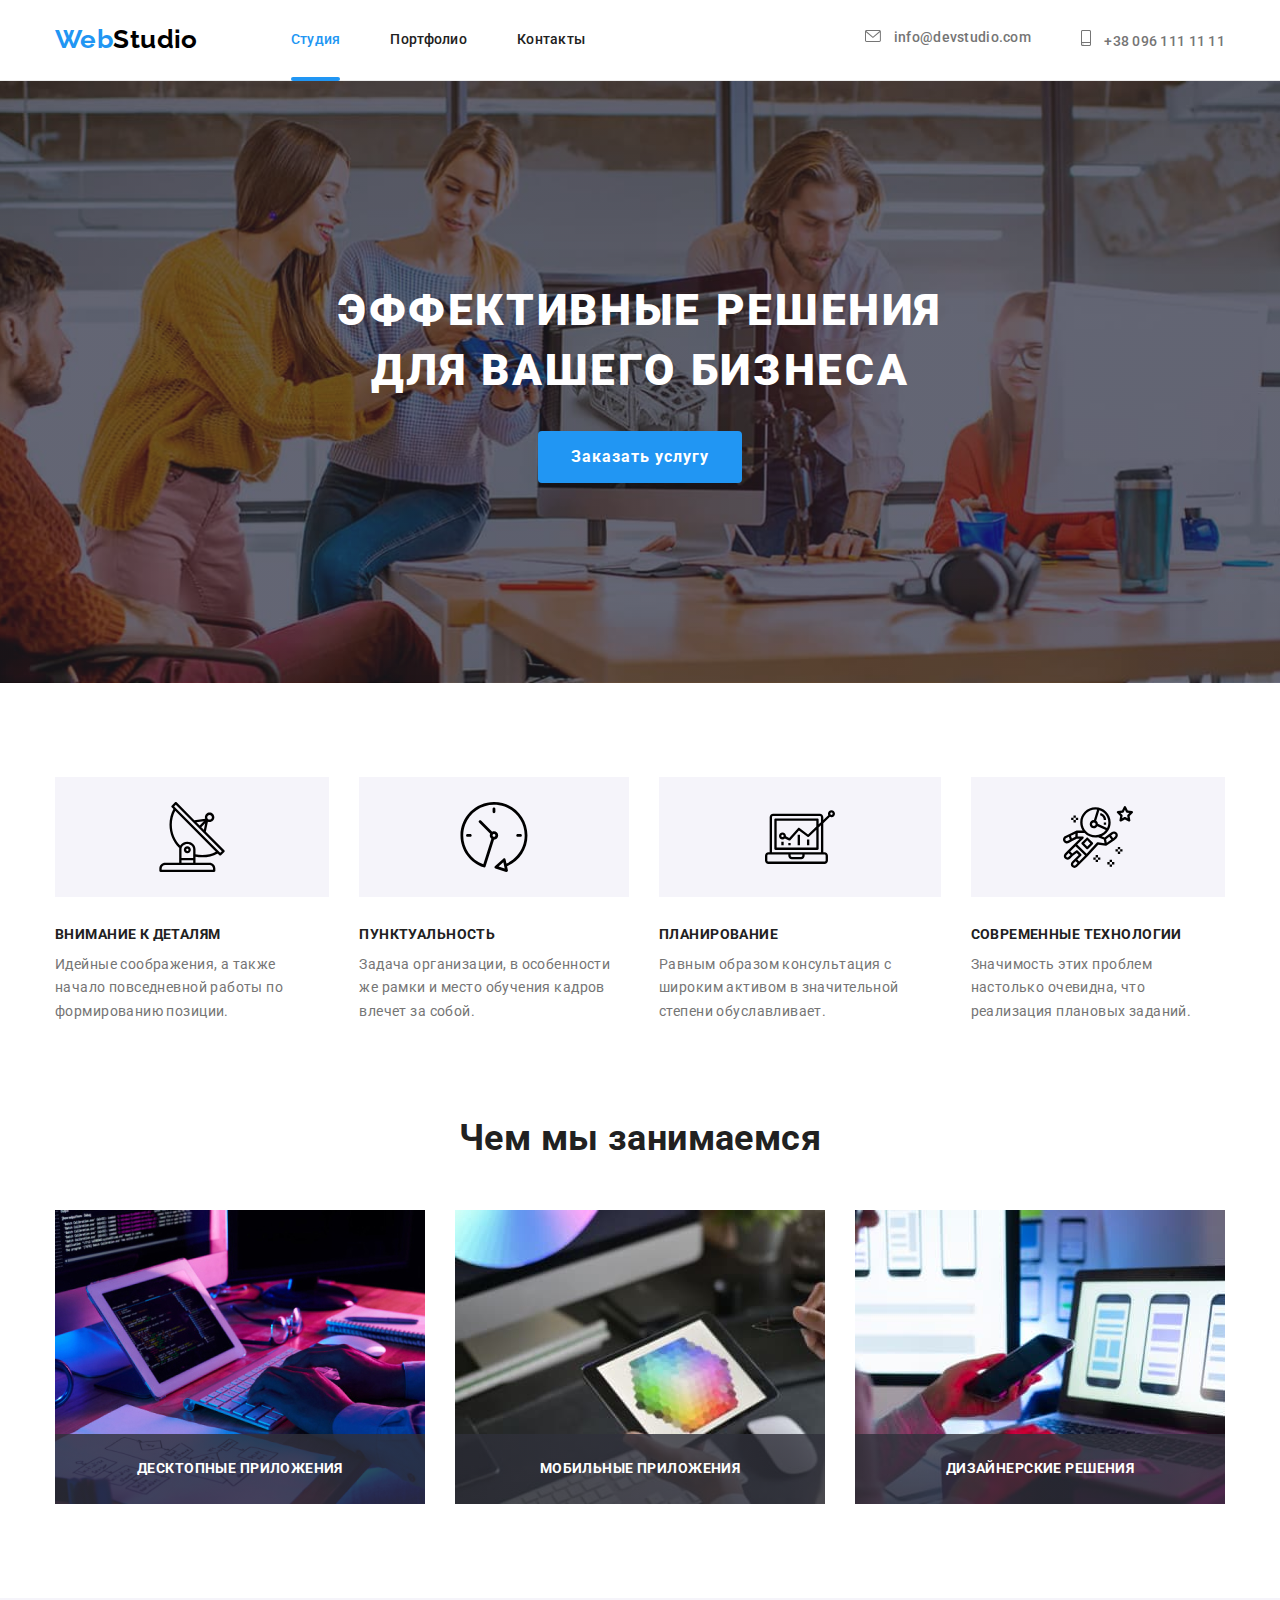
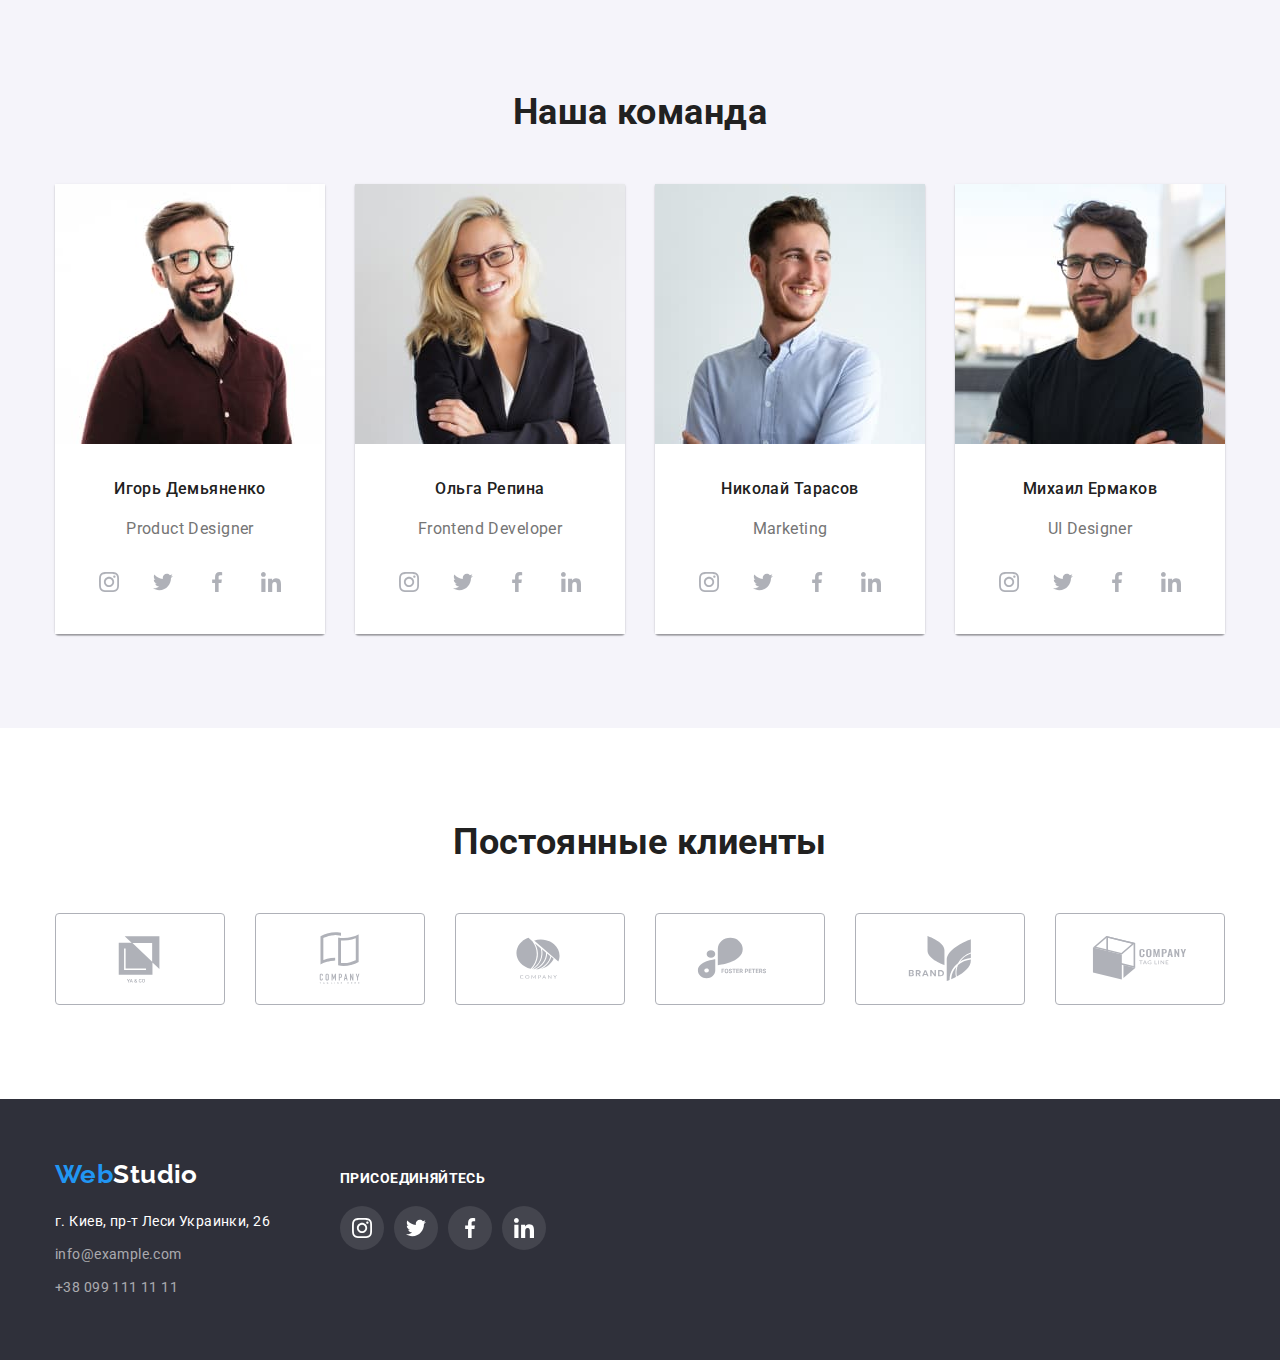
<file: index.html>
<!DOCTYPE html>
<html lang="ru">

<head>
    <meta charset="UTF-8">
    <meta http-equiv="X-UA-Compatible" content="IE=edge">
    <meta name="viewport" content="width=device-width, initial-scale=1.0">
    <title>WebStudio</title>
    <link rel="preconnect" href="https://fonts.googleapis.com">
    <link rel="preconnect" href="https://fonts.gstatic.com" crossorigin>
    <link
        href="https://fonts.googleapis.com/css2?family=Raleway:wght@700&family=Roboto:wght@400;500;700;900&display=swap"
        rel="stylesheet">
    <link rel="stylesheet"
        href="https://cdnjs.cloudflare.com/ajax/libs/modern-normalize/1.1.0/modern-normalize.min.css">
    <link rel="stylesheet" href="./css/style.css">
</head>
<!-- Шапка сайта -->

<body>
    <header class="page-header">
        <div class="container header">
            <nav class="main-nav">
                <a href="index.html" class="logo">Web<span class="logo-accent">Studio</span></a>
                <ul class="site-nav list">
                    <li class="item"><a href="" class="link current transition">Студия</a></li>
                    <li class="item"><a href="./portfolio.html" class="link transition">Портфолио</a></li>
                    <li class="item"><a href="" class="link transition">Контакты</a></li>
                </ul>
            </nav>
            <ul class="contact list">
                <li class="item">
                    <a href="mailto:info@devstudio.com" class="link transition">
                       <svg class="contact-icon" width="16px" height="12px">
                            <use href="./images/icons.svg#icon-envelope"></use>
                       </svg>
                       info@devstudio.com
                    </a>
                </li>
                <li class="item">
                    <a href="tel:+380961111111" class="link transition">
                        <svg class="contact-icon" width="10px" height="16px" >
                            <use href="./images/icons.svg#icon-smartphone"></use>
                        </svg>
                        +38 096 111 11 11
                    </a>
                </li>
            </ul>
        </div>
    </header>
    <main>
        <section class="hero overlay">
            <div class="container">
                <h1 class="hero-title">Эффективные решения для вашего бизнеса</h1>
                <button type="button" class="btn" data-modal-open>Заказать услугу</button>
            </div>
        </section>
        <section class="section features">
            <div class="container">
                <h2 class="visually-hidden">Особенности</h2>
                <ul class="features list">
                    <li class="item">
                        <div class="container-svg">
                            <svg class="features-icon" width="70" height="70">
                                <use href="./images/icons.svg#icon-antenna-1"></use>
                            </svg>
                        </div>
                        <h3 class="title">Внимание к деталям</h3>
                        <p class="text">Идейные соображения, а также начало повседневной работы по формированию позиции.
                        </p>
                    </li>
                    <li class="item">
                        <div class="container-svg">
                            <svg class="features-icon" width="70" height="70">
                                <use href="./images/icons.svg#icon-clock-1"></use>
                            </svg>
                        </div>
                        <h3 class="title">Пунктуальность</h3>
                        <p class="text">Задача организации, в особенности же рамки и место обучения кадров влечет за
                            собой.</p>
                    </li>
                    <li class="item">
                        <div class="container-svg">
                            <svg class="features-icon" width="70" height="70">
                                <use href="./images/icons.svg#icon-diagram-1"></use>
                            </svg>
                        </div>
                        <h3 class="title">Планирование</h3>
                        <p class="text">Равным образом консультация с широким активом в значительной степени
                            обуславливает.</p>
                    </li>
                    <li class="item">
                        <div class="container-svg">
                            <svg class="features-icon" width="70" height="70">
                                <use href="./images/icons.svg#icon-astronaut-1"></use>
                            </svg>
                        </div>
                        <h3 class="title">Современные технологии</h3>
                        <p class="text">Значимость этих проблем настолько очевидна, что реализация плановых заданий.</p>
                    </li>
                </ul>
            </div>
        </section>
        <section class="section works">
            <div class="container">
                <h2 class="works-title">Чем мы занимаемся</h2>
                <ul class="works list">
                    <li class="works-item">
                        <div class="works-thumb">
                            <img src="./images/our_works-1.jpg" alt="решение задач" width="370" />
                           <div class="thumb-description">
                                <p class="works-text">Десктопные приложения</p>
                           </div>
                        </div>
                    </li>
                    <li class="works-item">
                        <div class="works-thumb">
                            <img src="./images/our_works-2.jpg" alt="смартфон" width="370" />
                            <div class="thumb-description">
                                <p class="works-text">Мобильные приложения</p>
                            </div>
                        </div>
                    </li>
                    <li class="works-item">
                        <div class="works-thumb">
                            <img src="./images/our_works-3.jpg" alt="планшет" width="370" />
                            <div class="thumb-description">
                                <p class="works-text">Дизайнерские решения</p>
                            </div>
                        </div>
                        
                    </li>
                </ul>
            </div>
        </section>
        <section class="section team">
            <div class="container">
                <h2 class="team-title">Наша команда</h2>
                <ul class="team list">
                    <li class="team-item">
                        <img src="./images/employee-1.jpg" alt="Product Designer">
                        <div class="team-information">
                            <h3 class="team-name">Игорь Демьяненко</h3>
                            <p class="team-position">Product Designer</p>
                            <ul class="team-social list">
                                <li class="team-social-item">
                                    <a href="" class="team-social-link transition">
                                        <svg class="team-social-icon" width="20" height="20">
                                            <use href="./images/icons.svg#icon-instagram-2"></use>
                                        </svg>
                                    </a>
                                </li>
                                <li class="team-social-item">
                                    <a href="" class="team-social-link transition">
                                        <svg class="team-social-icon" width="20" height="20">
                                            <use href="./images/icons.svg#icon-twitter-1"></use>
                                        </svg>
                                    </a>
                                </li>
                                <li class="team-social-item">
                                    <a href="" class="team-social-link transition">
                                        <svg class="team-social-icon" width="20" height="20">
                                            <use href="./images/icons.svg#icon-facebook-1"></use>
                                        </svg>
                                    </a>
                                </li>
                                <li class="team-social-item">
                                    <a href="" class="team-social-link transition">
                                        <svg class="team-social-icon" width="20" height="20">
                                            <use href="./images/icons.svg#icon-linkedin-1"></use>
                                        </svg>
                                    </a>
                                </li>
                            </ul>
                        </div>
                    </li>
                    <li class="team-item">
                        <img src="./images/employee-2.jpg" alt="Frontend Developer">
                        <div class="team-information">
                            <h3 class="team-name">Ольга Репина</h3>
                            <p class="team-position">Frontend Developer</p>
                            <ul class="team-social list">
                                <li class="team-social-item">
                                    <a href="" class="team-social-link transition">
                                        <svg class="team-social-icon" width="20" height="20">
                                            <use href="./images/icons.svg#icon-instagram-2"></use>
                                        </svg>
                                    </a>
                                </li>
                                <li class="team-social-item">
                                    <a href="" class="team-social-link transition">
                                        <svg class="team-social-icon" width="20" height="20">
                                            <use href="./images/icons.svg#icon-twitter-1"></use>
                                        </svg>
                                    </a>
                                </li>
                                <li class="team-social-item">
                                    <a href="" class="team-social-link transition">
                                        <svg class="team-social-icon" width="20" height="20">
                                            <use href="./images/icons.svg#icon-facebook-1"></use>
                                        </svg>
                                    </a>
                                </li>
                                <li class="team-social-item">
                                    <a href="" class="team-social-link transition">
                                        <svg class="team-social-icon" width="20" height="20">
                                            <use href="./images/icons.svg#icon-linkedin-1"></use>
                                        </svg>
                                    </a>
                                </li>
                            </ul>
                        </div>
                    </li>
                    <li class="team-item">
                        <img src="./images/employee-3.jpg" alt="Marketing">
                        <div class="team-information">
                            <h3 class="team-name">Николай Тарасов</h3>
                            <p class="team-position">Marketing</p>
                            <ul class="team-social list">
                                <li class="team-social-item">
                                    <a href="" class="team-social-link transition">
                                        <svg class="team-social-icon" width="20" height="20">
                                            <use href="./images/icons.svg#icon-instagram-2"></use>
                                        </svg>
                                    </a>
                                </li>
                                <li class="team-social-item">
                                    <a href="" class="team-social-link transition">
                                        <svg class="team-social-icon" width="20" height="20">
                                            <use href="./images/icons.svg#icon-twitter-1"></use>
                                        </svg>
                                    </a>
                                </li>
                                <li class="team-social-item">
                                    <a href="" class="team-social-link transition">
                                        <svg class="team-social-icon" width="20" height="20">
                                            <use href="./images/icons.svg#icon-facebook-1"></use>
                                        </svg>
                                    </a>
                                </li>
                                <li class="team-social-item">
                                    <a href="" class="team-social-link transition">
                                        <svg class="team-social-icon" width="20" height="20">
                                            <use href="./images/icons.svg#icon-linkedin-1"></use>
                                        </svg>
                                    </a>
                                </li>
                            </ul>
                        </div>
                    </li>
                    <li class="team-item">
                        <img src="./images/employee-4.jpg" alt="UI Designer">
                        <div class="team-information">
                            <h3 class="team-name">Михаил Ермаков</h3>
                            <p class="team-position">UI Designer</p>
                            <ul class="team-social list">
                                <li class="team-social-item">
                                    <a href="" class="team-social-link transition">
                                        <svg class="team-social-icon" width="20" height="20">
                                            <use href="./images/icons.svg#icon-instagram-2"></use>
                                        </svg>
                                    </a>
                                </li>
                                <li class="team-social-item">
                                    <a href="" class="team-social-link transition">
                                        <svg class="team-social-icon" width="20" height="20">
                                            <use href="./images/icons.svg#icon-twitter-1"></use>
                                        </svg>
                                    </a>
                                </li>
                                <li class="team-social-item">
                                    <a href="" class="team-social-link transition">
                                        <svg class="team-social-icon" width="20" height="20">
                                            <use href="./images/icons.svg#icon-facebook-1"></use>
                                        </svg>
                                    </a>
                                </li>
                                <li class="team-social-item">
                                    <a href="" class="team-social-link transition">
                                        <svg class="team-social-icon" width="20" height="20">
                                            <use href="./images/icons.svg#icon-linkedin-1"></use>
                                        </svg>
                                    </a>
                                </li>
                            </ul>
                        </div>
                    </li>
                </ul>
            </div>
        </section>
        <section class="section our-clients">
            <div class="container">
                <h2 class="our-clients-title">Постоянные клиенты</h2>
                <ul class="our-clients list">
                    <li class="our-clients-item">
                        <a href="" class="our-clients-link transition">
                            <svg class="our-clients-symbol" width="106" height="60">
                                <use href="./images/icons.svg#icon-Logo-1"></use>
                            </svg>
                        </a>
                    </li>
                    <li class="our-clients-item">
                        <a href="" class="our-clients-link transition">
                            <svg class="our-clients-symbol" width="106" height="60">
                                <use href="./images/icons.svg#icon-Logo-2"></use>
                            </svg>
                        </a>
                    </li>
                    <li class="our-clients-item">
                        <a href="" class="our-clients-link transition">
                            <svg class="our-clients-symbol" width="106" height="60">
                                <use href="./images/icons.svg#icon-Logo-3"></use>
                            </svg>
                        </a>
                    </li>
                    <li class="our-clients-item">
                        <a href="" class="our-clients-link transition">
                            <svg class="our-clients-symbol" width="106" height="60">
                                <use href="./images/icons.svg#icon-Logo-4"></use>
                            </svg>
                        </a>
                    </li>
                    <li class="our-clients-item">
                        <a href="" class="our-clients-link transition">
                            <svg class="our-clients-symbol" width="106" height="60">
                                <use href="./images/icons.svg#icon-Logo-5"></use>
                            </svg>
                        </a>
                    </li>
                    <li class="our-clients-item">
                        <a href="" class="our-clients-link transition">
                            <svg class="our-clients-symbol" width="106" height="60">
                                <use href="./images/icons.svg#icon-Logo-6"></use>
                            </svg>
                        </a>
                    </li>
                </ul>
            </div>
        </section>
    </main>
    <footer class="footer">
        <div class="container">
           <div class="contact-footer">
                <a href="index.html" class="logo transition">Web<span class="logo-footer">Studio</span></a>
                <address>
                    <ul class="address list">
                        <li class="item"><a href="https://goo.gl/maps/DeHmXJwV1KgeCG819" class="adress-physical transition" target="_blank"
                                rel="noreferrer noopener">г. Киев,
                                пр-т Леси Украинки, 26</a></li>
                        <li class="item"><a href="mailto:info@example.com" class="footer-link transition">info@example.com</a></li>
                        <li class="item"><a href="tel:+380991111111" class="footer-link transition">+38 099 111 11 11</a></li>
                    </ul>
                </address>
           </div>
           <div class="join">
                <p class="join-title">Присоединяйтесь</p>
                <ul class="join list">
                    <li class="join-item">
                        <a href="" class="join-link">
                            <svg class="join-symbol" width="20" height="20">
                                <use href="./images/icons.svg#icon-instagram-2"></use>
                            </svg>
                        </a>
                    </li>
                    <li class="join-item">
                        <a href="" class="join-link">
                            <svg class="join-symbol" width="20" height="20">
                                <use href="./images/icons.svg#icon-twitter-1"></use>
                            </svg>
                        </a>
                    </li>
                    <li class="join-item">
                        <a href="" class="join-link">
                            <svg class="join-symbol" width="20" height="20">
                                <use href="./images/icons.svg#icon-facebook-1"></use>
                            </svg>
                        </a>
                    </li>
                    <li class="join-item">
                        <a href="" class="join-link">
                            <svg class="join-symbol" width="20" height="20">
                                <use href="./images/icons.svg#icon-linkedin-1"></use>
                            </svg>
                        </a>
                    </li>
                </ul>
           </div>
        </div>
    </footer>
    <div class="backdrop is-hidden" data-modal>
        <div class="modal">
            <button class="modal-close-button" type="button" data-modal-close>
                <svg width="11" height="11">
                    <use href="./images/icons.svg#icon-Vector"></use>
                </svg>
            </button>
        </div>
    </div>
    <script src="./js/modal.js"></script>
</body>

</html>
</file>
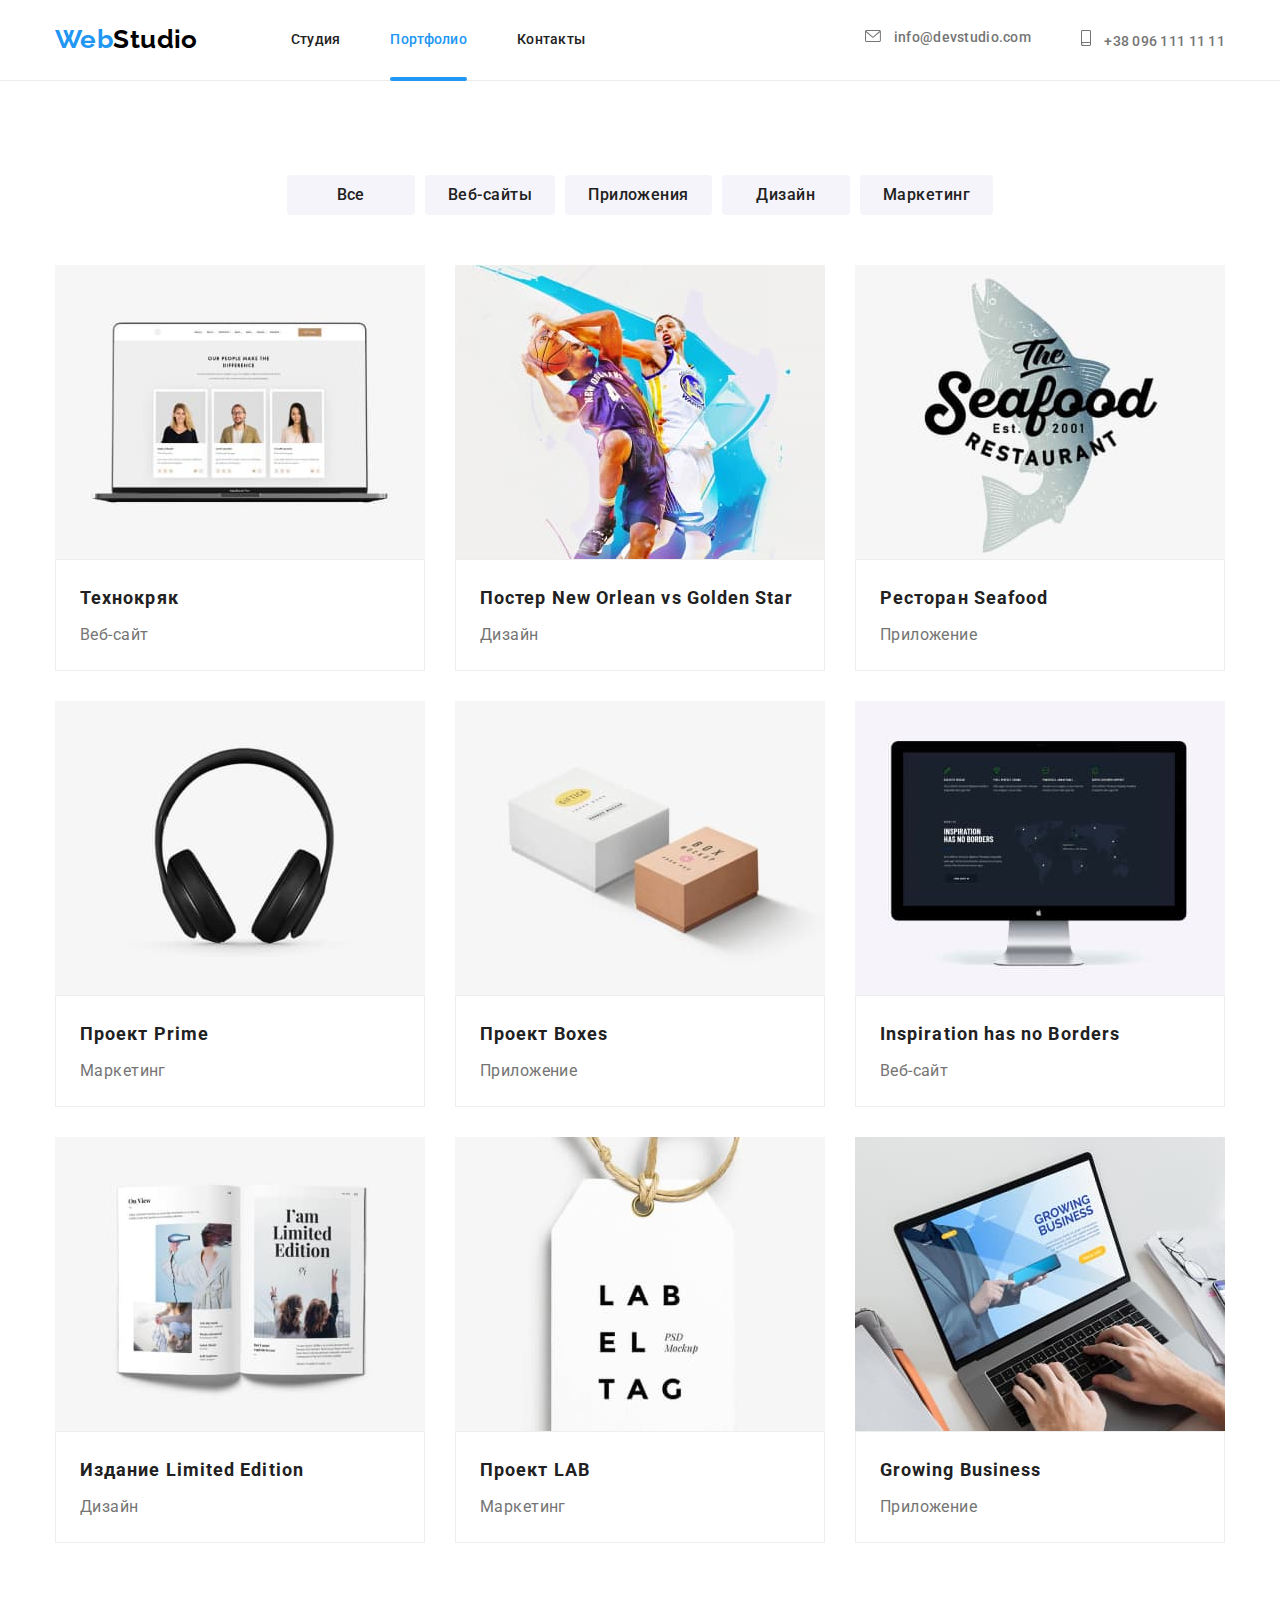
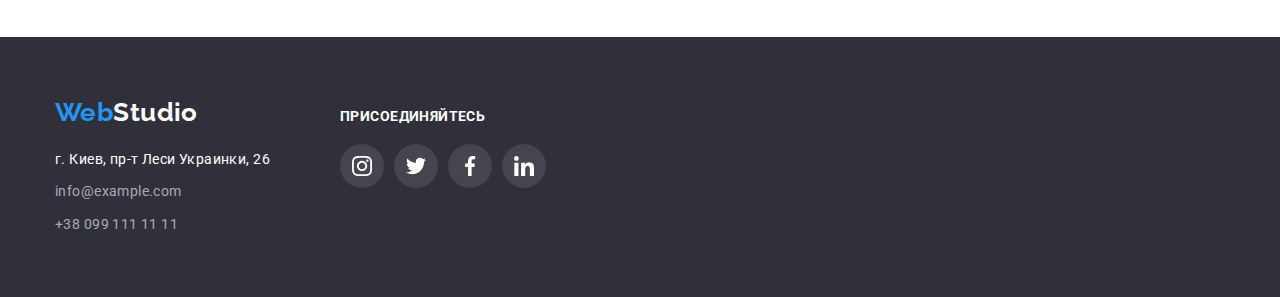
<file: portfolio.html>
<!DOCTYPE html>
<html lang="ru">

<head>
    <meta charset="UTF-8">
    <meta http-equiv="X-UA-Compatible" content="IE=edge">
    <meta name="viewport" content="width=device-width, initial-scale=1.0">
    <title>Portfolio</title>
    <link rel="preconnect" href="https://fonts.googleapis.com">
    <link rel="preconnect" href="https://fonts.gstatic.com" crossorigin>
    <link
        href="https://fonts.googleapis.com/css2?family=Raleway:wght@700&family=Roboto:wght@400;500;700;900&display=swap"
        rel="stylesheet">
    <link rel="stylesheet"
        href="https://cdnjs.cloudflare.com/ajax/libs/modern-normalize/1.1.0/modern-normalize.min.css">
    <link rel="stylesheet" href="./css/style.css">
</head>

<body>
    <header class="page-header overlay">
        <div class="container header">
            <nav class="main-nav">
                <a href="index.html" class="logo">Web<span class="logo-accent">Studio</span></a>
                <ul class="site-nav list">
                    <li class="item"><a href="./index.html" class="link transition">Студия</a></li>
                    <li class="item"><a href="./portfolio.html" class="link current transition">Портфолио</a></li>
                    <li class="item"><a href="" class="link transition">Контакты</a></li>
                </ul>
            </nav>
            <ul class="contact list">
                <li class="item">
                    <a href="mailto:info@devstudio.com" class="link transition">
                        <svg class="contact-icon" width="16px" height="12px">
                            <use href="./images/icons.svg#icon-envelope"></use>
                        </svg>
                            info@devstudio.com</a>
                </li>
                <li class="item">
                    <a href="tel:+380961111111" class="link transition">
                        <svg class="contact-icon" width="10px" height="16px">
                            <use href="./images/icons.svg#icon-smartphone"></use>
                        </svg>
                            +38 096 111 11 11</a>
                </li>
            </ul>
        </div>
    </header>
    <main>
        <!-- PORTFOLIO -->
        <section class="section portfolio">
            <div class="container">
                <h1 class="visually-hidden">Портфолио</h1>
                <ul class="filter list">
                    <li class="item"><button type="button" class="filter-btn current transition">Все</button></li>
                    <li class="item"><button type="button" class="filter-btn transition">Веб-сайты</button></li>
                    <li class="item"><button type="button" class="filter-btn transition">Приложения</button></li>
                    <li class="item"><button type="button" class="filter-btn transition">Дизайн</button></li>
                    <li class="item"><button type="button" class="filter-btn transition">Маркетинг</button></li>
                </ul>
                <ul class="portfolio-works list">
                    <li class="portfolio-item">
                        <a href="" class="portfolio-link transition">
                            <div class="portfolio-overlay">
                                <img src="./images/technokriak.jpg" alt="Технокряк" width="370" />
                                <div class="portfolio-overlay-thumb transition">
                                    <p class="portfolio-overlay-text">Технокряк это современная площадка распространения коронавируса. Компании используют эту платформу для цифрового
                                    шпионажа и атак на защищённые сервера конкурентов.</p>
                                </div>
                            </div>
                            <div class="portfolio-information">
                                <h2 class="portfolio-title">Технокряк</h2>
                                <p class="portfolio-description">Веб-сайт</p>
                            </div>
                        </a>
                    </li>
                    <li class="portfolio-item">
                        <a href="" class="portfolio-link transition">
                            <div class="portfolio-overlay">
                                <img src="./images/poster.jpg" alt="Постер New Orlean vs Golden Star" width="370" />
                                <div class="portfolio-overlay-thumb transition">
                                    <p class="portfolio-overlay-text">Технокряк это современная площадка распространения коронавируса. Компании
                                        используют эту платформу для цифрового
                                        шпионажа и атак на защищённые сервера конкурентов.</p>
                                </div>
                            </div>
                            <div class="portfolio-information">
                                <h2 class="portfolio-title">Постер New Orlean vs Golden Star</h2>
                                <p class="portfolio-description">Дизайн</p>
                            </div>
                        </a>
                    </li>
                    <li class="portfolio-item">
                        <a href="" class="portfolio-link transition">
                            <div class="portfolio-overlay">
                                <img src="./images/seafood.jpg" alt="Ресторан Seafood" width="370" />
                                <div class="portfolio-overlay-thumb transition">
                                    <p class="portfolio-overlay-text">Технокряк это современная площадка распространения коронавируса. Компании
                                        используют эту платформу для цифрового
                                        шпионажа и атак на защищённые сервера конкурентов.</p>
                                </div>
                            </div>
                            <div class="portfolio-information">
                                <h2 class="portfolio-title">Ресторан Seafood</h2>
                                <p class="portfolio-description">Приложение</p>
                            </div>
                        </a>
                    </li>
                    <li class="portfolio-item">
                        <a href="" class="portfolio-link transition">
                            <div class="portfolio-overlay">
                                <img src="./images/prime.jpg" alt="Проект Prime" width="370" />
                                <div class="portfolio-overlay-thumb transition">
                                    <p class="portfolio-overlay-text">Технокряк это современная площадка распространения коронавируса. Компании
                                        используют эту платформу для цифрового
                                        шпионажа и атак на защищённые сервера конкурентов.</p>
                                </div>
                            </div>
                            <div class="portfolio-information">
                                <h2 class="portfolio-title">Проект Prime</h2>
                                <p class="portfolio-description">Маркетинг</p>
                            </div>
                        </a>
                    </li>
                    <li class="portfolio-item">
                        <a href="" class="portfolio-link transition">
                            <div class="portfolio-overlay">
                                <img src="./images/boxes.jpg" alt="Проект Boxes" width="370" />
                                <div class="portfolio-overlay-thumb transition">
                                    <p class="portfolio-overlay-text">Технокряк это современная площадка распространения коронавируса. Компании
                                        используют эту платформу для цифрового
                                        шпионажа и атак на защищённые сервера конкурентов.</p>
                                </div>
                            </div>
                            <div class="portfolio-information">
                                <h2 class="portfolio-title">Проект Boxes</h2>
                                <p class="portfolio-description">Приложение</p>
                            </div>
                        </a>
                    </li>
                    <li class="portfolio-item">
                        <a href="" class="portfolio-link transition">
                            <div class="portfolio-overlay">
                                <img src="./images/inspiration.jpg" alt="Inspiration has no Borders" width="370" />
                                <div class="portfolio-overlay-thumb transition">
                                    <p class="portfolio-overlay-text">Технокряк это современная площадка распространения коронавируса. Компании
                                        используют эту платформу для цифрового
                                        шпионажа и атак на защищённые сервера конкурентов.</p>
                                </div>
                            </div>
                            <div class="portfolio-information">
                                <h2 class="portfolio-title">Inspiration has no Borders</h2>
                                <p class="portfolio-description">Веб-сайт</p>
                            </div>
                        </a>
                    </li>
                    <li class="portfolio-item">
                        <a href="" class="portfolio-link transition">
                            <div class="portfolio-overlay">
                                <img src="./images/limited-edition.jpg" alt="Издание Limited Edition" width="370" />
                                <div class="portfolio-overlay-thumb transition">
                                    <p class="portfolio-overlay-text">Технокряк это современная площадка распространения коронавируса. Компании
                                        используют эту платформу для цифрового
                                        шпионажа и атак на защищённые сервера конкурентов.</p>
                                </div>
                            </div>
                            <div class="portfolio-information">
                                <h2 class="portfolio-title">Издание Limited Edition</h2>
                                <p class="portfolio-description">Дизайн</p>
                            </div>
                        </a>
                    </li>
                    <li class="portfolio-item">
                        <a href="" class="portfolio-link transition">
                            <div class="portfolio-overlay">
                                <img src="./images/lab.jpg" alt="Проект LAB" width="370" />
                                <div class="portfolio-overlay-thumb transition">
                                    <p class="portfolio-overlay-text">Технокряк это современная площадка распространения коронавируса. Компании
                                        используют эту платформу для цифрового
                                        шпионажа и атак на защищённые сервера конкурентов.</p>
                                </div>
                            </div>
                            <div class="portfolio-information">
                                <h2 class="portfolio-title">Проект LAB</h2>
                                <p class="portfolio-description">Маркетинг</p>
                            </div>
                        </a>
                    </li>
                    <li class="portfolio-item">
                        <a href="" class="portfolio-link transition">
                            <div class="portfolio-overlay">
                                <img src="./images/growing-business.jpg" alt="Growing Business" width="370" />
                                <div class="portfolio-overlay-thumb transition">
                                    <p class="portfolio-overlay-text">Технокряк это современная площадка распространения коронавируса. Компании
                                        используют эту платформу для цифрового
                                        шпионажа и атак на защищённые сервера конкурентов.</p>
                                </div>
                            </div>
                            <div class="portfolio-information">
                                <h2 class="portfolio-title">Growing Business</h2>
                                <p class="portfolio-description">Приложение</p>
                            </div>
                        </a>
                    </li>
                </ul>
            </div>
        </section>
    </main>
    <footer class="footer">
        <div class="container">
            <div class="contact-footer">
                <a href="index.html" class="logo transition">Web<span class="logo-footer">Studio</span></a>
                <address>
                    <ul class="address list">
                        <li class="item"><a href="https://goo.gl/maps/DeHmXJwV1KgeCG819" class="adress-physical transition"
                                target="_blank" rel="noreferrer noopener">г. Киев,
                                пр-т Леси Украинки, 26</a></li>
                        <li class="item"><a href="mailto:info@example.com" class="footer-link transition">info@example.com</a></li>
                        <li class="item"><a href="tel:+380991111111" class="footer-link transition">+38 099 111 11 11</a></li>
                    </ul>
                </address>
            </div>
            <div class="join">
                <p class="join-title">Присоединяйтесь</p>
                <ul class="join list">
                    <li class="join-item">
                        <a href="" class="join-link">
                            <svg class="join-symbol" width="20" height="20">
                                <use href="./images/icons.svg#icon-instagram-2"></use>
                            </svg>
                        </a>
                    </li>
                    <li class="join-item">
                        <a href="" class="join-link">
                            <svg class="join-symbol" width="20" height="20">
                                <use href="./images/icons.svg#icon-twitter-1"></use>
                            </svg>
                        </a>
                    </li>
                    <li class="join-item">
                        <a href="" class="join-link">
                            <svg class="join-symbol" width="20" height="20">
                                <use href="./images/icons.svg#icon-facebook-1"></use>
                            </svg>
                        </a>
                    </li>
                    <li class="join-item">
                        <a href="" class="join-link">
                            <svg class="join-symbol" width="20" height="20">
                                <use href="./images/icons.svg#icon-linkedin-1"></use>
                            </svg>
                        </a>
                    </li>
                </ul>
            </div>
        </div>
    </footer>
</body>

</html>
</file>
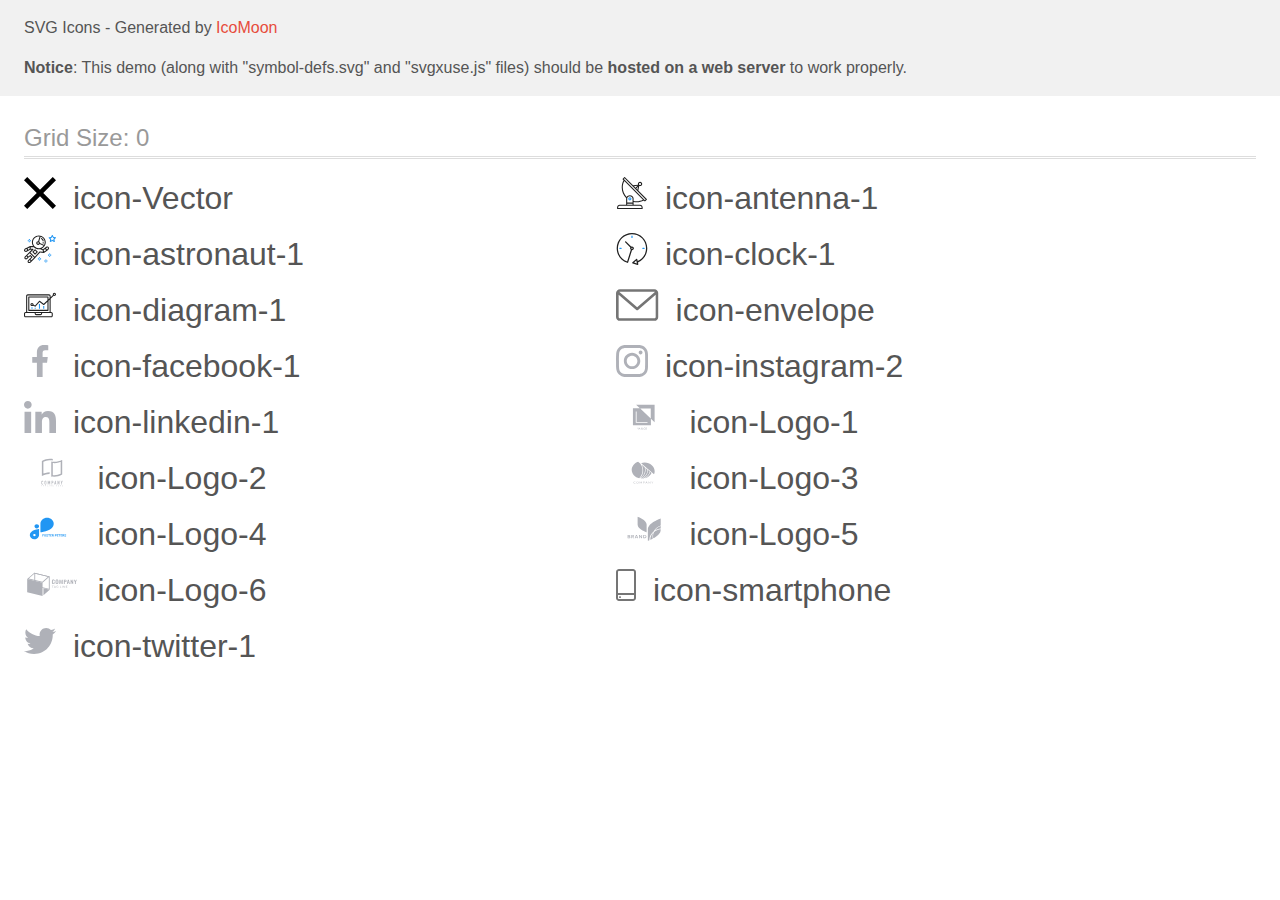
<file: images/icomoon/demo-external-svg.html>
<!doctype html>
<html>
<head>
    <title>IcoMoon - SVG Icons</title>
    <meta charset="utf-8">
    <meta name="viewport" content="width=device-width, initial-scale=1">
    <link rel="stylesheet" href="demo-files/demo.css">
    <link rel="stylesheet" href="style.css">
</head>
<body>
<header class="bgc1 clearfix">
<div class="mhl">
    <p>SVG Icons - Generated by <a href="https://icomoon.io/app">IcoMoon</a></p><p><strong>Notice</strong>: This demo (along with "symbol-defs.svg" and "svgxuse.js" files) should be <b>hosted on a web server</b> to work properly.</p>
</div>
</header>
    <div class="clearfix mhl ptl">
        <h1 class="mvm mtn fgc1">Grid Size: 0</h1>
        <div class="glyph fs1">
            <div class="clearfix pbs">
                <svg class="icon icon-Vector"><use xlink:href="symbol-defs.svg#icon-Vector"></use></svg><span class="name"> icon-Vector</span>
            </div>
        </div>
        <div class="glyph fs1">
            <div class="clearfix pbs">
                <svg class="icon icon-antenna-1"><use xlink:href="symbol-defs.svg#icon-antenna-1"></use></svg><span class="name"> icon-antenna-1</span>
            </div>
        </div>
        <div class="glyph fs1">
            <div class="clearfix pbs">
                <svg class="icon icon-astronaut-1"><use xlink:href="symbol-defs.svg#icon-astronaut-1"></use></svg><span class="name"> icon-astronaut-1</span>
            </div>
        </div>
        <div class="glyph fs1">
            <div class="clearfix pbs">
                <svg class="icon icon-clock-1"><use xlink:href="symbol-defs.svg#icon-clock-1"></use></svg><span class="name"> icon-clock-1</span>
            </div>
        </div>
        <div class="glyph fs1">
            <div class="clearfix pbs">
                <svg class="icon icon-diagram-1"><use xlink:href="symbol-defs.svg#icon-diagram-1"></use></svg><span class="name"> icon-diagram-1</span>
            </div>
        </div>
        <div class="glyph fs1">
            <div class="clearfix pbs">
                <svg class="icon icon-envelope"><use xlink:href="symbol-defs.svg#icon-envelope"></use></svg><span class="name"> icon-envelope</span>
            </div>
        </div>
        <div class="glyph fs1">
            <div class="clearfix pbs">
                <svg class="icon icon-facebook-1"><use xlink:href="symbol-defs.svg#icon-facebook-1"></use></svg><span class="name"> icon-facebook-1</span>
            </div>
        </div>
        <div class="glyph fs1">
            <div class="clearfix pbs">
                <svg class="icon icon-instagram-2"><use xlink:href="symbol-defs.svg#icon-instagram-2"></use></svg><span class="name"> icon-instagram-2</span>
            </div>
        </div>
        <div class="glyph fs1">
            <div class="clearfix pbs">
                <svg class="icon icon-linkedin-1"><use xlink:href="symbol-defs.svg#icon-linkedin-1"></use></svg><span class="name"> icon-linkedin-1</span>
            </div>
        </div>
        <div class="glyph fs1">
            <div class="clearfix pbs">
                <svg class="icon icon-Logo-1"><use xlink:href="symbol-defs.svg#icon-Logo-1"></use></svg><span class="name"> icon-Logo-1</span>
            </div>
        </div>
        <div class="glyph fs1">
            <div class="clearfix pbs">
                <svg class="icon icon-Logo-2"><use xlink:href="symbol-defs.svg#icon-Logo-2"></use></svg><span class="name"> icon-Logo-2</span>
            </div>
        </div>
        <div class="glyph fs1">
            <div class="clearfix pbs">
                <svg class="icon icon-Logo-3"><use xlink:href="symbol-defs.svg#icon-Logo-3"></use></svg><span class="name"> icon-Logo-3</span>
            </div>
        </div>
        <div class="glyph fs1">
            <div class="clearfix pbs">
                <svg class="icon icon-Logo-4"><use xlink:href="symbol-defs.svg#icon-Logo-4"></use></svg><span class="name"> icon-Logo-4</span>
            </div>
        </div>
        <div class="glyph fs1">
            <div class="clearfix pbs">
                <svg class="icon icon-Logo-5"><use xlink:href="symbol-defs.svg#icon-Logo-5"></use></svg><span class="name"> icon-Logo-5</span>
            </div>
        </div>
        <div class="glyph fs1">
            <div class="clearfix pbs">
                <svg class="icon icon-Logo-6"><use xlink:href="symbol-defs.svg#icon-Logo-6"></use></svg><span class="name"> icon-Logo-6</span>
            </div>
        </div>
        <div class="glyph fs1">
            <div class="clearfix pbs">
                <svg class="icon icon-smartphone"><use xlink:href="symbol-defs.svg#icon-smartphone"></use></svg><span class="name"> icon-smartphone</span>
            </div>
        </div>
        <div class="glyph fs1">
            <div class="clearfix pbs">
                <svg class="icon icon-twitter-1"><use xlink:href="symbol-defs.svg#icon-twitter-1"></use></svg><span class="name"> icon-twitter-1</span>
            </div>
        </div>
  </div>
<script defer src="svgxuse.js"></script>
</body>
</html>
</file>
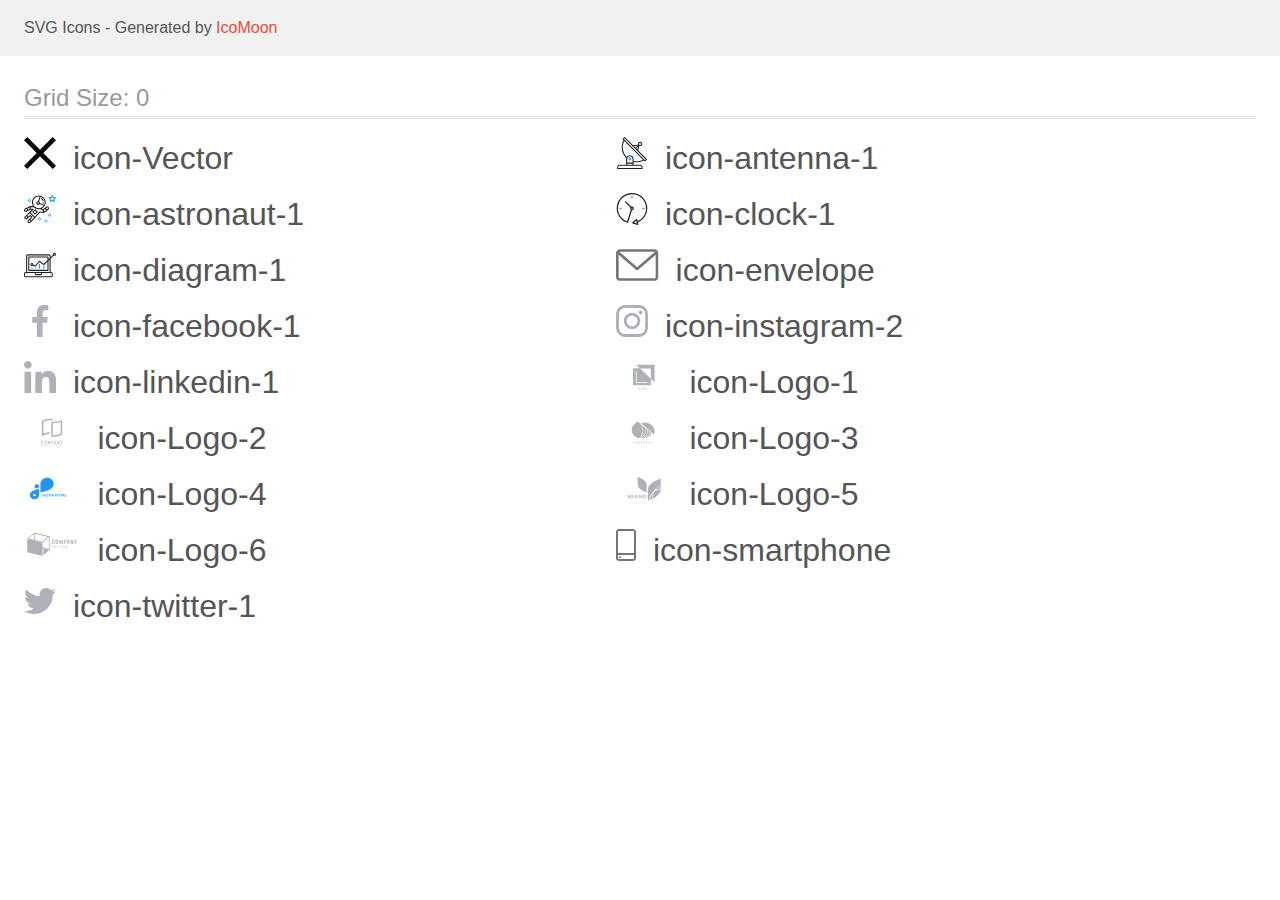
<file: images/icomoon/demo.html>
<!doctype html>
<html>
<head>
    <title>IcoMoon - SVG Icons</title>
    <meta charset="utf-8">
    <meta name="viewport" content="width=device-width, initial-scale=1">
    <link rel="stylesheet" href="demo-files/demo.css">
    <link rel="stylesheet" href="style.css">
</head>
<body>
<svg aria-hidden="true" style="position: absolute; width: 0; height: 0; overflow: hidden;" version="1.1" xmlns="http://www.w3.org/2000/svg" xmlns:xlink="http://www.w3.org/1999/xlink">
<defs>
<symbol id="icon-Vector" viewBox="0 0 32 32">
<path d="M32 3.223l-3.223-3.223-12.777 12.777-12.777-12.777-3.223 3.223 12.777 12.777-12.777 12.777 3.223 3.223 12.777-12.777 12.777 12.777 3.223-3.223-12.777-12.777 12.777-12.777z"></path>
</symbol>
<symbol id="icon-antenna-1" viewBox="0 0 32 32">
<path fill="#212121" style="fill: var(--color1, #212121)" d="M30.773 22.098l-8.443-8.505 0.937-4.616c0.225 0.090 0.485 0.144 0.758 0.146h0.007c0.008 0 0.017 0 0.026 0 1.192 0 2.159-0.967 2.159-2.159s-0.967-2.159-2.159-2.159c-1.192 0-2.159 0.967-2.159 2.159 0 0.259 0.046 0.508 0.13 0.739l-0.005-0.015-4.96 0.606-8.091-8.133c-0.096-0.098-0.229-0.159-0.376-0.16h-0c-0.14 0.001-0.274 0.057-0.373 0.155l-1.512 1.504c-0.096 0.097-0.156 0.23-0.156 0.377s0.060 0.281 0.156 0.377v0l0.814 0.825c-1.143 2.062-1.816 4.522-1.816 7.139 0 4.106 1.656 7.824 4.336 10.525l-0.001-0.001c0.043 0.041 0.092 0.074 0.146 0.097-0.032 0.164-0.051 0.353-0.052 0.546v6.188h-6.4c-1.472 0.001-2.666 1.194-2.667 2.666v1.067c0 0.295 0.239 0.534 0.534 0.534h24.534c0.294 0 0.533-0.239 0.533-0.534v-1.067c-0.002-1.472-1.195-2.665-2.666-2.666h-6.4v-2.742c1.003 0.21 2.024 0.317 3.049 0.32 2.58-0.003 5.005-0.663 7.117-1.822l-0.077 0.039 0.818 0.823c0.099 0.101 0.235 0.159 0.376 0.16 0.14-0.001 0.274-0.057 0.373-0.155l1.512-1.504c0.096-0.097 0.156-0.23 0.156-0.377s-0.060-0.281-0.156-0.377v0zM23.28 6.233c0.193-0.192 0.459-0.31 0.752-0.31 0.589 0 1.067 0.478 1.067 1.066s-0.477 1.066-1.067 1.066c-0 0-0 0-0 0h-0.004c-0.587-0.003-1.061-0.479-1.061-1.066 0-0.295 0.12-0.563 0.314-0.756l0-0h-0.002zM22.024 9.737l-0.598 2.946-1.175-1.183 1.774-1.763zM21.419 8.835l-1.92 1.909-1.486-1.493 3.406-0.416zM24.004 28.8c0.884 0 1.6 0.716 1.6 1.6v0 0.534h-23.466v-0.534c0-0.884 0.716-1.6 1.6-1.6v0h20.267zM16.538 26.666v1.067h-5.334v-1.067h5.334zM11.204 25.6v-4.053c0-1.294 1.196-2.346 2.667-2.346s2.667 1.053 2.667 2.346v4.053h-5.334zM17.604 23.904v-2.357c0-1.882-1.675-3.413-3.733-3.413-0.017-0-0.038-0-0.058-0-1.353 0-2.54 0.707-3.213 1.771l-0.009 0.016c-2.36-2.482-3.812-5.846-3.812-9.55 0-2.314 0.567-4.496 1.569-6.414l-0.036 0.077 18.602 18.709c-1.823 0.947-3.979 1.502-6.266 1.502-1.079 0-2.128-0.124-3.136-0.357l0.093 0.018zM28.893 23.22l-21.057-21.181 0.754-0.752 7.935 7.98c0.004 0 0.006 0.007 0.010 0.010l13.114 13.191-0.757 0.752z"></path>
<path fill="#2196f3" style="fill: var(--color2, #2196f3)" d="M13.876 20.267h-0.005c-0.001 0-0.002 0-0.002 0-0.884 0-1.6 0.716-1.6 1.6s0.715 1.599 1.597 1.6h0.005c0.001 0 0.001 0 0.002 0 0.884 0 1.6-0.716 1.6-1.6s-0.715-1.599-1.598-1.6h-0zM14.249 22.245c-0.096 0.096-0.229 0.155-0.376 0.155-0.295 0-0.534-0.239-0.534-0.534s0.238-0.533 0.532-0.533h0c0.293 0.001 0.531 0.239 0.531 0.533 0 0.148-0.060 0.282-0.157 0.378l-0 0h0.005z"></path>
</symbol>
<symbol id="icon-astronaut-1" viewBox="0 0 32 32">
<path fill="#2196f3" style="fill: var(--color2, #2196f3)" d="M31.974 4.524c-0.064-0.191-0.227-0.332-0.427-0.362l-0.003-0-1.911-0.278-0.855-1.731c-0.179-0.365-0.777-0.365-0.956 0l-0.855 1.731-1.911 0.278c-0.26 0.039-0.457 0.26-0.457 0.528 0 0.15 0.062 0.285 0.161 0.382l1.383 1.348-0.326 1.903c-0.034 0.2 0.048 0.402 0.212 0.522 0.166 0.12 0.383 0.135 0.562 0.040l1.709-0.899 1.709 0.899c0.072 0.038 0.157 0.061 0.247 0.061 0.295 0 0.534-0.239 0.534-0.534 0-0.031-0.003-0.062-0.008-0.092l0 0.003-0.326-1.903 1.383-1.348c0.099-0.097 0.161-0.233 0.161-0.382 0-0.059-0.009-0.115-0.027-0.168l0.001 0.004zM29.511 5.851c-0.126 0.122-0.183 0.299-0.153 0.472l0.191 1.114-1-0.526c-0.072-0.039-0.158-0.062-0.249-0.062s-0.177 0.023-0.252 0.063l0.003-0.001-1 0.526 0.191-1.114c0.005-0.027 0.008-0.059 0.008-0.091 0-0.149-0.061-0.285-0.16-0.381l-0-0-0.811-0.79 1.119-0.162c0.174-0.025 0.324-0.134 0.402-0.292l0.5-1.013 0.5 1.013c0.078 0.158 0.228 0.267 0.402 0.292l1.119 0.162-0.809 0.79zM26.134 20.522h-1.067v1.067h1.067v-1.067zM26.134 22.656h-1.067v1.066h1.067v-1.066zM27.2 21.589h-1.067v1.067h1.067v-1.067zM25.067 21.589h-1.067v1.067h1.067v-1.067zM22.4 26.389h-1.067v1.067h1.067v-1.067zM22.4 28.523h-1.067v1.067h1.067v-1.067zM23.467 27.456h-1.067v1.067h1.067v-1.067zM21.334 27.456h-1.067v1.067h1.067v-1.067zM16 24.256h-1.066v1.067h1.066v-1.067zM16 26.389h-1.066v1.067h1.066v-1.067zM17.067 25.322h-1.067v1.067h1.067v-1.067zM14.934 25.322h-1.067v1.067h1.067v-1.067zM5.867 6.122h-1.066v1.066h1.066v-1.066zM5.867 8.256h-1.066v1.066h1.066v-1.066zM6.933 7.189h-1.067v1.067h1.066v-1.067zM4.8 7.189h-1.067v1.067h1.067v-1.067z"></path>
<path fill="#212121" style="fill: var(--color1, #212121)" d="M24.715 14.16c-0.28-0.376-0.699-0.636-1.179-0.703l-0.009-0.001c-0.076-0.012-0.164-0.018-0.254-0.018-0.411 0-0.789 0.139-1.090 0.373l0.004-0.003-1.253 0.96-1.898 1.417-1.358-0.541c2.421-1.086 4.113-3.508 4.113-6.32 0-3.823-3.122-6.934-6.961-6.934s-6.961 3.11-6.961 6.934c0 1.386 0.415 2.674 1.12 3.759l-2.768-0.024c-0.009 0-0.016 0.005-0.023 0.005-0.057 0.003-0.11 0.014-0.159 0.033l0.004-0.001c-0.013 0.005-0.026 0.007-0.038 0.013-0.006 0.003-0.013 0.003-0.019 0.006l-3.233 1.596c-0 0-0.001 0-0.001 0.001l-1.893 0.91c-0.024 0.011-0.045 0.023-0.065 0.036l0.001-0.001c-0.482 0.324-0.795 0.867-0.795 1.483 0 0.297 0.073 0.577 0.201 0.823l-0.005-0.010c0.22 0.424 0.592 0.742 1.043 0.885l0.013 0.003c0.161 0.053 0.345 0.083 0.537 0.083 0.308 0 0.598-0.078 0.851-0.216l-0.009 0.005 1.388-0.738 2.264-1.169 1.357-0.008-5.442 5.415c0 0.001-0.001 0.001-0.001 0.001l-1.339 1.333c-0.303 0.299-0.491 0.714-0.491 1.173 0 0.002 0 0.003 0 0.005v-0c0.002 0.919 0.748 1.664 1.667 1.664 0.001 0 0.002 0 0.002 0h-0c0.428 0 0.854-0.162 1.18-0.485l1.314-1.309 1.741-1.3 0.901 0.897-3.102 3.088c-0.303 0.299-0.491 0.714-0.491 1.173 0 0.001 0 0.003 0 0.004v-0c0 0.445 0.174 0.864 0.49 1.179 0.302 0.3 0.717 0.485 1.176 0.485 0.001 0 0.002 0 0.003 0h-0c0.427 0 0.855-0.162 1.18-0.485l4.488-4.472c0.007-0.006 0.016-0.009 0.022-0.016l5.166-5.658 3.471 0.494c0.025 0.004 0.050 0.006 0.075 0.006 0.064 0 0.127-0.016 0.187-0.038 0.017-0.006 0.032-0.015 0.049-0.023 0.019-0.010 0.039-0.015 0.058-0.027l3.213-2.133c0.012-0.008 0.018-0.021 0.029-0.030 0.013-0.010 0.029-0.014 0.041-0.026l1.271-1.191c0.348-0.326 0.564-0.787 0.564-1.3 0-0.4-0.132-0.769-0.355-1.066l0.003 0.005zM2.13 17.77c-0.098 0.054-0.215 0.086-0.34 0.086-0.078 0-0.153-0.013-0.224-0.036l0.005 0.001c-0.294-0.093-0.504-0.364-0.504-0.683 0-0.235 0.114-0.444 0.289-0.575l0.002-0.001 1.314-0.632 0.316 0.924 0.133 0.389-0.992 0.527zM5.627 15.942l-1.548 0.8-0.255-0.746-0.184-0.537 2.027-1.001-0.040 1.484zM20.727 9.322c0 0.918-0.219 1.785-0.599 2.56l-4.181-1.899c-0.044-0.575-0.342-1.072-0.782-1.384l-0.006-0.004 1.464-4.861c2.377 0.757 4.104 2.975 4.104 5.588zM8.938 9.322c0-3.235 2.644-5.867 5.894-5.867 0.253 0 0.5 0.022 0.745 0.053l-1.432 4.753c-0.019 0-0.037-0.006-0.057-0.006-0 0-0.001 0-0.001 0-1.032 0-1.869 0.835-1.872 1.867v0c0.003 1.031 0.84 1.867 1.872 1.867 0 0 0 0 0.001 0h-0c0.695 0 1.295-0.383 1.618-0.944l3.863 1.755c-1.075 1.447-2.795 2.39-4.737 2.39-3.25 0-5.894-2.632-5.894-5.867zM14.895 10.122c0 0.441-0.362 0.8-0.806 0.8-0 0-0.001 0-0.001 0-0.443 0-0.802-0.358-0.804-0.8v-0c0-0.441 0.361-0.8 0.806-0.8s0.806 0.359 0.806 0.8zM2.464 25.146c-0.11 0.109-0.261 0.176-0.428 0.176s-0.317-0.067-0.427-0.175l0 0c-0.109-0.108-0.176-0.257-0.176-0.422s0.067-0.314 0.176-0.422l0-0 0.962-0.959 0.852 0.848-0.959 0.954zM5.678 28.88c-0.11 0.109-0.261 0.176-0.428 0.176s-0.317-0.067-0.427-0.175l0 0c-0.109-0.108-0.176-0.257-0.176-0.422s0.067-0.314 0.176-0.422l0-0 0.963-0.959 0.852 0.848-0.96 0.955zM9.16 25.411l-0.001 0.001-1.765 1.76-0.852-0.848 1.765-1.757c0.040-0.040 0.065-0.088 0.090-0.136 0.007-0.014 0.020-0.026 0.026-0.040 0.016-0.041 0.019-0.085 0.026-0.128 0.003-0.025 0.014-0.048 0.014-0.073 0-0.035-0.013-0.070-0.020-0.105-0.006-0.032-0.006-0.064-0.019-0.096-0.025-0.053-0.055-0.098-0.092-0.138l0 0c-0.010-0.012-0.014-0.026-0.025-0.038h-0.001s0-0.001-0.001-0.002l-1.607-1.6c-0.017-0.017-0.039-0.024-0.058-0.038-0.025-0.021-0.054-0.040-0.084-0.056l-0.003-0.001c-0.026-0.012-0.058-0.023-0.090-0.031l-0.003-0.001c-0.030-0.009-0.065-0.017-0.101-0.020l-0.002-0c-0.007-0-0.015-0-0.023-0-0.026 0-0.051 0.002-0.075 0.005l0.003-0c-0.036 0.005-0.069 0.009-0.104 0.021s-0.064 0.027-0.094 0.045c-0.020 0.011-0.043 0.015-0.061 0.029l-1.774 1.324-0.901-0.897 2.399-2.386 4.36 4.289-0.928 0.919zM15.979 18.394c-0.016-0.002-0.030 0.004-0.046 0.003-0.008-0-0.017-0.001-0.027-0.001-0.031 0-0.062 0.003-0.092 0.008l0.003-0c-0.070 0.011-0.132 0.035-0.187 0.070l0.002-0.001c-0.030 0.018-0.057 0.037-0.083 0.061-0.013 0.011-0.028 0.016-0.040 0.029l-4.698 5.146-4.328-4.256 2.833-2.818c0.096-0.097 0.156-0.23 0.156-0.377 0-0.295-0.239-0.534-0.534-0.534-0.001 0-0.001 0-0.002 0h0l-2.219 0.013 0.028-1.607 3.104 0.027c1.264 1.297 3.027 2.101 4.978 2.101 0.001 0 0.002 0 0.003 0h-0c0.438 0 0.864-0.046 1.28-0.122 0.040 0.032 0.080 0.064 0.129 0.085l2.41 0.96 0.152 0.758 0.178 0.886-3.003-0.427zM20.020 18.572l-0.313-1.558 1.446-1.080 0.946 1.257-2.080 1.381zM23.773 15.741l-0.837 0.785-0.931-1.236 0.831-0.637c0.155-0.119 0.351-0.168 0.543-0.143 0.193 0.027 0.364 0.128 0.48 0.284 0.088 0.117 0.141 0.265 0.141 0.426 0 0.206-0.087 0.391-0.226 0.521l-0 0z"></path>
<path fill="#212121" style="fill: var(--color1, #212121)" d="M13.602 18.544l-2.143-2.134c-0.096-0.096-0.229-0.155-0.376-0.155s-0.28 0.059-0.376 0.155l-2.143 2.133c-0.097 0.097-0.156 0.23-0.156 0.378s0.060 0.281 0.156 0.378l-0-0 2.142 2.134c0.096 0.096 0.229 0.156 0.376 0.156s0.28-0.059 0.376-0.156v0l2.143-2.134c0.097-0.097 0.157-0.23 0.157-0.378s-0.060-0.281-0.157-0.378l-0-0zM11.083 20.303l-1.387-1.381 1.386-1.381 1.387 1.381-1.387 1.381zM17.164 5.071l-0.258 1.036c0.071 0.018 1.738 0.452 1.738 2.149h1.067c0-2.017-1.666-2.965-2.547-3.184zM19.711 9.322h-1.067v1.066h1.067v-1.066z"></path>
</symbol>
<symbol id="icon-clock-1" viewBox="0 0 32 32">
<path fill="#212121" style="fill: var(--color1, #212121)" d="M31.296 15.301c-0.001-8.452-6.855-15.303-15.308-15.301s-15.303 6.855-15.301 15.308c0.002 6.788 4.422 12.543 10.541 14.545l0.108 0.031c0.061 0.019 0.123 0.029 0.187 0.029 0.12 0 0.238-0.032 0.342-0.094 0.135-0.080 0.236-0.207 0.283-0.357l3.865-12.25c1.054-0.004 1.906-0.859 1.906-1.913 0-1.056-0.856-1.913-1.913-1.913-0.303 0-0.59 0.071-0.845 0.196l0.011-0.005-5.106-5.107c-0.114-0.11-0.271-0.179-0.443-0.179-0.352 0-0.638 0.286-0.638 0.638 0 0.172 0.068 0.328 0.179 0.443l-0-0 5.103 5.109c-0.121 0.241-0.191 0.525-0.191 0.826 0 0.602 0.283 1.137 0.723 1.48l0.004 0.003-3.682 11.673c-7.278-2.681-11.004-10.754-8.324-18.032s10.754-11.004 18.032-8.323c7.278 2.681 11.004 10.754 8.323 18.032-1.345 3.581-4.003 6.406-7.374 7.938l-0.088 0.036-0.398-1.874c-0.063-0.291-0.318-0.506-0.624-0.506-0.164 0-0.313 0.062-0.426 0.163l0.001-0.001-3.837 3.426c-0.132 0.117-0.214 0.287-0.214 0.477 0 0.283 0.185 0.524 0.441 0.606l0.005 0.001 4.899 1.563c0.058 0.020 0.126 0.031 0.196 0.031 0.352 0 0.637-0.285 0.637-0.637 0-0.047-0.005-0.093-0.015-0.138l0.001 0.004-0.391-1.839c5.528-2.374 9.329-7.772 9.329-14.057 0-0.011 0-0.023-0-0.034v0.002zM15.992 14.664c0.352 0 0.638 0.286 0.638 0.638s-0.285 0.638-0.638 0.638v0c-0.352 0-0.638-0.286-0.638-0.638s0.286-0.638 0.638-0.638v0zM18.092 29.528l2.184-1.948 0.603 2.84-2.787-0.892z"></path>
<path fill="#2196f3" style="fill: var(--color2, #2196f3)" d="M15.354 3.185v1.275c0 0.352 0.286 0.638 0.638 0.638s0.638-0.285 0.638-0.638v0-1.275c0-0.352-0.285-0.638-0.638-0.638s-0.638 0.285-0.638 0.638v0zM3.876 14.664c-0.352 0-0.638 0.286-0.638 0.638s0.285 0.638 0.638 0.638h1.275c0.352 0 0.638-0.286 0.638-0.638s-0.285-0.638-0.638-0.638h-1.275zM28.108 15.939c0.352 0 0.638-0.286 0.638-0.638s-0.285-0.638-0.638-0.638h-1.275c-0.352 0-0.638 0.286-0.638 0.638s0.285 0.638 0.638 0.638h1.275z"></path>
</symbol>
<symbol id="icon-diagram-1" viewBox="0 0 32 32">
<path fill="#2196f3" style="fill: var(--color2, #2196f3)" d="M14.926 14.965h1.066v4.798h-1.066v-4.798zM19.19 17.097h1.066v2.665h-1.066v-2.665zM10.661 18.696h1.066v1.066h-1.066v-1.066zM7.463 18.163h1.066v1.599h-1.066v-1.599z"></path>
<path fill="#212121" style="fill: var(--color1, #212121)" d="M1.599 28.291h25.586c0 0 0 0 0 0 0.883 0 1.599-0.716 1.599-1.599v0-2.132c0-0.883-0.716-1.599-1.599-1.599v0h-0.533v-13.294l3.028-2.868c0.207 0.104 0.452 0.166 0.711 0.166 0.888 0 1.608-0.72 1.608-1.608s-0.72-1.608-1.608-1.608c-0.888 0-1.608 0.72-1.608 1.608 0 0.247 0.056 0.481 0.155 0.69l-0.004-0.010-2.281 2.162v-1.23c0-0.883-0.716-1.599-1.599-1.599v0h-21.323c-0.883 0-1.599 0.716-1.599 1.599v0 15.992h-0.533c-0.883 0-1.599 0.716-1.599 1.599v0 2.132c0 0.883 0.716 1.599 1.599 1.599v0zM30.384 4.837c0.294 0 0.533 0.239 0.533 0.533s-0.239 0.533-0.533 0.533v0c-0.294 0-0.533-0.239-0.533-0.533s0.239-0.533 0.533-0.533v0zM3.198 6.969c0-0.294 0.239-0.533 0.533-0.533h21.323c0.294 0 0.533 0.239 0.533 0.533v2.239l-1.066 1.013v-2.185c0-0.295-0.239-0.534-0.534-0.534h-19.189c-0.294 0-0.534 0.239-0.534 0.533v13.327c0 0.294 0.239 0.533 0.534 0.533h19.189c0.295 0 0.534-0.239 0.534-0.533v-9.675l1.066-1.010v12.283h-22.389v-15.991zM7.996 13.899c-0.001 0-0.003 0-0.005 0-0.883 0-1.599 0.716-1.599 1.599s0.716 1.599 1.599 1.599c0.432 0 0.824-0.172 1.112-0.45l-0 0 1.853 0.93c0.215 0.107 0.476 0.057 0.636-0.122l3.939-4.432 3.872 2.902c0.208 0.155 0.498 0.139 0.686-0.039l3.365-3.188v8.131h-18.123v-12.261h18.123v2.661l-3.771 3.572-3.904-2.927c-0.088-0.067-0.2-0.107-0.32-0.107-0.158 0-0.3 0.069-0.398 0.178l-0 0.001-3.993 4.493-1.493-0.746c0.011-0.064 0.017-0.128 0.020-0.193 0-0.883-0.716-1.599-1.599-1.599v0zM8.529 15.498c0 0.294-0.239 0.533-0.533 0.533s-0.533-0.239-0.533-0.533v0c0-0.294 0.239-0.533 0.533-0.533s0.533 0.239 0.533 0.533v0zM11.727 24.026h5.33v0.533c0 0.294-0.238 0.533-0.533 0.533h-4.265c-0.294 0-0.533-0.239-0.533-0.533v0-0.533zM1.067 24.56c0-0.294 0.238-0.533 0.533-0.533h9.062v0.533c0 0.883 0.716 1.599 1.599 1.599v0h4.265c0.883 0 1.599-0.716 1.599-1.599v0-0.533h9.062c0.294 0 0.533 0.239 0.533 0.533v2.132c0 0.294-0.239 0.533-0.533 0.533h-25.586c-0 0-0 0-0 0-0.294 0-0.533-0.239-0.533-0.533 0 0 0 0 0 0v0-2.132z"></path>
</symbol>
<symbol id="icon-envelope" viewBox="0 0 43 32">
<path fill="#757575" style="fill: var(--color3, #757575)" d="M38.667 0h-34.667c-2.205 0-4 1.795-4 4v24c0 2.205 1.795 4 4 4h34.667c2.205 0 4-1.795 4-4v-24c0-2.205-1.795-4-4-4zM38.667 2.667c0.181 0 0.355 0.037 0.512 0.104l-17.845 15.467-17.845-15.467c0.151-0.065 0.327-0.104 0.512-0.104h34.667zM38.667 29.333h-34.667c-0.736 0-1.333-0.597-1.333-1.333v0-22.413l17.792 15.421c0.233 0.203 0.539 0.327 0.875 0.327s0.642-0.124 0.876-0.328l-0.002 0.001 17.792-15.421v22.413c0 0.736-0.597 1.333-1.333 1.333v0z"></path>
</symbol>
<symbol id="icon-facebook-1" viewBox="0 0 32 32">
<path fill="#afb1b8" style="fill: var(--color4, #afb1b8)" d="M21.328 5.312h2.923v-5.088c-1.232-0.143-2.66-0.224-4.108-0.224-0.052 0-0.104 0-0.156 0l0.008-0c-4.213 0-7.099 2.65-7.099 7.52v4.48h-4.646v5.688h4.646v14.312h5.699v-14.31h4.459l0.707-5.688h-5.168v-3.922c0-1.643 0.443-2.768 2.734-2.768z"></path>
</symbol>
<symbol id="icon-instagram-2" viewBox="0 0 32 32">
<path fill="#afb1b8" style="fill: var(--color4, #afb1b8)" d="M31.968 9.408c-0.074-1.701-0.349-2.869-0.742-3.882-0.424-1.111-1.054-2.059-1.85-2.837l-0.001-0.001c-0.78-0.792-1.724-1.419-2.778-1.827l-0.054-0.018c-1.019-0.394-2.181-0.667-3.882-0.742-1.712-0.082-2.256-0.101-6.602-0.101-4.344 0-4.888 0.019-6.595 0.094-1.699 0.074-2.869 0.349-3.88 0.742-1.112 0.424-2.060 1.054-2.839 1.85l-0.001 0.001c-0.791 0.78-1.418 1.724-1.825 2.778l-0.018 0.054c-0.395 1.019-0.669 2.181-0.744 3.882-0.082 1.712-0.101 2.256-0.101 6.602 0 4.344 0.019 4.888 0.094 6.595 0.075 1.701 0.35 2.869 0.744 3.882 0.426 1.11 1.055 2.057 1.849 2.837l0.001 0.001c0.8 0.813 1.77 1.443 2.832 1.843 1.019 0.395 2.182 0.67 3.882 0.744 1.707 0.075 2.251 0.094 6.595 0.094 4.346 0 4.89-0.019 6.595-0.094 1.701-0.074 2.869-0.349 3.882-0.742 2.157-0.85 3.833-2.526 4.664-4.628l0.019-0.055c0.394-1.019 0.669-2.182 0.744-3.882 0.075-1.707 0.093-2.251 0.093-6.595s-0.006-4.888-0.080-6.595zM29.088 22.474c-0.070 1.563-0.333 2.406-0.55 2.97-0.552 1.399-1.64 2.486-3.004 3.024l-0.036 0.012c-0.56 0.219-1.411 0.482-2.968 0.55-1.688 0.075-2.194 0.094-6.464 0.094-4.269 0-4.782-0.019-6.464-0.094-1.563-0.069-2.406-0.331-2.97-0.55-0.721-0.269-1.334-0.676-1.836-1.192l-0.001-0.001c-0.517-0.503-0.924-1.117-1.184-1.803l-0.011-0.034c-0.218-0.563-0.48-1.413-0.549-2.97-0.075-1.688-0.094-2.195-0.094-6.464 0-4.27 0.019-4.784 0.094-6.464 0.069-1.563 0.331-2.406 0.549-2.97 0.269-0.722 0.678-1.337 1.198-1.837l0.002-0.002c0.504-0.517 1.119-0.923 1.806-1.182l0.034-0.011c0.56-0.219 1.411-0.48 2.968-0.55 1.688-0.074 2.195-0.093 6.464-0.093 4.275 0 4.782 0.019 6.464 0.093 1.563 0.069 2.406 0.331 2.97 0.55 0.693 0.256 1.325 0.662 1.837 1.194 0.531 0.52 0.938 1.144 1.195 1.84 0.218 0.56 0.48 1.411 0.549 2.968 0.075 1.688 0.094 2.194 0.094 6.464 0 4.269-0.019 4.768-0.094 6.458z"></path>
<path fill="#afb1b8" style="fill: var(--color4, #afb1b8)" d="M16.059 7.782c-4.539 0.002-8.218 3.682-8.219 8.221v0c0.091 4.471 3.737 8.060 8.221 8.060s8.13-3.589 8.221-8.052l0-0.009c-0.001-4.54-3.681-8.22-8.221-8.221h-0zM16.059 21.334c-2.945-0-5.332-2.388-5.332-5.333s2.388-5.333 5.333-5.333c0 0 0.001 0 0.001 0h-0c2.946 0 5.334 2.388 5.334 5.334s-2.388 5.334-5.334 5.334v0zM26.525 7.458c0 1.060-0.86 1.92-1.92 1.92s-1.92-0.86-1.92-1.92v0c0-1.060 0.86-1.92 1.92-1.92s1.92 0.86 1.92 1.92v0z"></path>
</symbol>
<symbol id="icon-linkedin-1" viewBox="0 0 32 32">
<path fill="#afb1b8" style="fill: var(--color4, #afb1b8)" d="M31.992 32h0.008v-11.738c0-5.741-1.237-10.163-7.947-10.163-3.227 0-5.392 1.77-6.277 3.45h-0.093v-2.914h-6.365v21.363h6.627v-10.578c0-2.786 0.528-5.48 3.978-5.48 3.398 0 3.448 3.179 3.448 5.658v10.402h6.621zM0.528 10.635h6.635v21.365h-6.635v-21.365zM3.843 0c-2.123 0-3.843 1.721-3.843 3.843v0c0 2.12 1.722 3.878 3.843 3.878 2.12 0 3.842-1.757 3.842-3.878s-1.72-3.841-3.841-3.843h-0z"></path>
</symbol>
<symbol id="icon-Logo-1" viewBox="0 0 57 32">
<path fill="#afb1b8" style="fill: var(--color4, #afb1b8)" d="M20.267 3.733l3.738 3.538-6.938-0.004v17.167h18.133v-6.564l3.733 3.534v-17.671h-18.667zM35.036 17.455l-10.597-10.032h10.597v10.032zM31.746 21.923h-11.81v-11.545h0.835v10.763h10.975v0.781zM22.725 26.72l-0.436 0.899-0.436-0.899h-0.366l0.637 1.198v0.698h0.331v-0.698l0.635-1.198h-0.364zM23.274 28.616l0.154-0.442h0.734l0.155 0.442h0.344l-0.717-1.896h-0.296l-0.716 1.896h0.342zM23.794 27.123l0.275 0.786h-0.549l0.275-0.787zM25.531 27.863c-0.045 0.067-0.071 0.149-0.071 0.238 0 0.001 0 0.002 0 0.003v-0c0 0.16 0.056 0.29 0.168 0.389s0.263 0.149 0.45 0.149c0.188 0 0.349-0.051 0.485-0.153l0.107 0.126h0.367l-0.278-0.33c0.109-0.149 0.164-0.341 0.164-0.574h-0.275c0 0.128-0.027 0.244-0.079 0.348l-0.366-0.432 0.129-0.094c0.078-0.053 0.144-0.119 0.195-0.195l0.002-0.003c0.038-0.061 0.060-0.136 0.060-0.216 0-0.001 0-0.002 0-0.003v0c0-0.002 0-0.005 0-0.007 0-0.117-0.051-0.221-0.132-0.293l-0-0c-0.084-0.076-0.197-0.123-0.32-0.123-0.007 0-0.013 0-0.020 0l0.001-0c-0.153 0-0.274 0.044-0.364 0.13s-0.135 0.203-0.135 0.352c0 0.061 0.014 0.123 0.043 0.189 0.030 0.065 0.082 0.144 0.155 0.237-0.14 0.101-0.235 0.188-0.282 0.261zM26.387 28.283c-0.081 0.066-0.185 0.106-0.299 0.107h-0c-0.005 0-0.010 0-0.015 0-0.082 0-0.156-0.031-0.212-0.083l0 0c-0.052-0.052-0.085-0.123-0.085-0.203 0-0.004 0-0.007 0-0.011l-0 0.001c0-0.101 0.052-0.192 0.156-0.271l0.041-0.029 0.414 0.489zM26.047 27.443c-0.090-0.11-0.134-0.202-0.134-0.275 0-0.063 0.019-0.116 0.055-0.157 0.034-0.039 0.084-0.063 0.139-0.063 0.003 0 0.005 0 0.008 0h-0c0.002-0 0.004-0 0.007-0 0.052 0 0.1 0.020 0.135 0.054l-0-0c0.037 0.035 0.056 0.077 0.056 0.126 0 0.002 0 0.005 0 0.007 0 0.071-0.031 0.134-0.080 0.177l-0 0-0.041 0.032-0.145 0.099zM29.133 28.473c0.13-0.114 0.205-0.272 0.224-0.474h-0.328c-0.018 0.135-0.059 0.232-0.124 0.29s-0.163 0.087-0.292 0.087c-0.141 0-0.249-0.054-0.323-0.162s-0.11-0.264-0.11-0.469v-0.167c0.002-0.203 0.041-0.355 0.117-0.46 0.077-0.105 0.188-0.157 0.331-0.157 0.123 0 0.217 0.030 0.28 0.091s0.104 0.158 0.12 0.294h0.328c-0.021-0.207-0.095-0.368-0.222-0.482s-0.296-0.171-0.506-0.171c-0.155 0-0.292 0.037-0.411 0.111-0.119 0.076-0.213 0.183-0.27 0.31l-0.002 0.005c-0.060 0.133-0.096 0.288-0.096 0.451 0 0.008 0 0.016 0 0.023l-0-0.001v0.177c0.003 0.174 0.035 0.327 0.098 0.46s0.151 0.234 0.266 0.306c0.116 0.071 0.249 0.107 0.4 0.107 0.216 0 0.389-0.056 0.519-0.169zM31.069 28.207c0.064-0.141 0.097-0.304 0.097-0.49v-0.105c0-0.006 0-0.013 0-0.020 0-0.169-0.036-0.329-0.102-0.473l0.003 0.007c-0.060-0.134-0.156-0.243-0.274-0.318l-0.003-0.002c-0.119-0.075-0.256-0.112-0.411-0.112s-0.291 0.037-0.411 0.113c-0.119 0.075-0.211 0.182-0.277 0.324-0.062 0.137-0.098 0.297-0.098 0.466 0 0.008 0 0.016 0 0.025l-0-0.001v0.107c0.001 0.181 0.034 0.341 0.099 0.48 0.066 0.139 0.159 0.246 0.279 0.322 0.121 0.075 0.258 0.112 0.411 0.112 0.156 0 0.293-0.037 0.412-0.112 0.119-0.076 0.212-0.183 0.276-0.323zM30.716 27.135c0.080 0.112 0.119 0.274 0.119 0.484v0.099c0 0.213-0.039 0.376-0.118 0.487-0.078 0.111-0.19 0.167-0.336 0.167-0.004 0-0.009 0-0.014 0-0.134 0-0.253-0.067-0.324-0.17l-0.001-0.001c-0.081-0.114-0.121-0.275-0.121-0.483v-0.109c0.002-0.204 0.043-0.362 0.122-0.473 0.071-0.102 0.188-0.168 0.321-0.168 0.005 0 0.010 0 0.014 0l-0.001-0c0.146 0 0.259 0.056 0.338 0.168z"></path>
</symbol>
<symbol id="icon-Logo-2" viewBox="0 0 57 32">
<path fill="#afb1b8" style="fill: var(--color4, #afb1b8)" d="M26.727 3.165h-0.073c-0.112-0.007-0.224-0.010-0.336-0.012h-0.243c-0.212 0-0.428 0.005-0.642 0.016-0.007-0.001-0.016-0.001-0.024-0.001s-0.017 0-0.025 0.001l0.001-0c-2.059 0.12-3.971 0.635-5.699 1.47l0.090-0.039-0.23 0.111v11.809l0.54-0.183c0.474-0.163 0.978-0.309 1.5-0.445 1.29-0.345 2.775-0.553 4.305-0.573l0.012-0v1.551c-0.193 0.001-0.38 0.006-0.568 0.016h-0.045c-1.212 0.068-2.348 0.25-3.442 0.537l0.12-0.027c-1.503 0.382-2.82 0.91-4.044 1.586l0.087-0.044v-15.145c1.195-0.711 2.578-1.29 4.042-1.665l0.11-0.024c1.173-0.315 2.52-0.499 3.909-0.505h0.231c0.273 0.007 0.539 0.019 0.788 0.038 0.658 0.046 1.31 0.15 1.949 0.311v1.527c-0.544-0.133-1.189-0.234-1.849-0.282l-0.039-0.002-0.039-0.003c-0.132-0.011-0.263-0.022-0.386-0.022zM29.415 4.726c0.339 0.026 0.69 0.038 1.044 0.038 1.464-0.006 2.881-0.198 4.231-0.554l-0.117 0.026c1.502-0.383 2.819-0.912 4.043-1.587l-0.087 0.044v14.875c-1.195 0.71-2.578 1.289-4.042 1.665l-0.11 0.024c-1.173 0.314-2.52 0.498-3.91 0.503h-0.004c-0.029 0-0.062 0-0.096 0-1.020 0-2.010-0.128-2.955-0.368l0.083 0.018v-14.972c0.229 0.053 0.466 0.102 0.706 0.142 0.394 0.067 0.81 0.115 1.214 0.145zM36.985 4.842l-0.54 0.181c-0.496 0.167-0.997 0.316-1.5 0.449-1.344 0.36-2.888 0.569-4.48 0.575h-0.004c-0.352 0-0.676-0.010-0.989-0.030l-0.43-0.028v12.148l0.37 0.032c0.342 0.030 0.696 0.045 1.052 0.045 1.257-0.006 2.473-0.172 3.631-0.48l-0.1 0.023c1.059-0.269 1.977-0.608 2.848-1.031l-0.088 0.039 0.23-0.111v-11.812z"></path>
<path fill="#afb1b8" style="fill: var(--color4, #afb1b8)" d="M19.060 24.113c-0.145-0.15-0.348-0.243-0.572-0.243-0.010 0-0.020 0-0.030 0.001l0.001-0c-0.004-0-0.008-0-0.012-0-0.121 0-0.236 0.024-0.34 0.067l0.006-0.002c-0.205 0.082-0.364 0.243-0.442 0.444l-0.002 0.005c-0.043 0.107-0.063 0.22-0.062 0.335v2.023c-0.005 0.142 0.022 0.284 0.079 0.415 0.048 0.104 0.117 0.196 0.203 0.271 0.081 0.068 0.175 0.117 0.277 0.144 0.099 0.027 0.201 0.042 0.302 0.042 0.113 0.001 0.224-0.023 0.326-0.070 0.304-0.135 0.512-0.434 0.512-0.781v-0.226h-0.53v0.18c0 0.004 0 0.008 0 0.012 0 0.060-0.011 0.118-0.032 0.171l0.001-0.003c-0.018 0.045-0.044 0.083-0.077 0.114l-0 0c-0.061 0.047-0.137 0.076-0.221 0.077h-0c-0.009 0.001-0.020 0.002-0.031 0.002-0.089 0-0.168-0.043-0.216-0.11l-0.001-0.001c-0.044-0.071-0.071-0.158-0.071-0.251 0-0.007 0-0.014 0-0.021l-0 0.001v-1.887c-0.003-0.105 0.019-0.208 0.065-0.302 0.049-0.075 0.132-0.124 0.227-0.124 0.011 0 0.022 0.001 0.033 0.002l-0.001-0c0.003-0 0.006-0 0.010-0 0.092 0 0.174 0.045 0.226 0.114l0.001 0.001c0.055 0.071 0.088 0.162 0.088 0.26 0 0.004-0 0.008-0 0.012v-0.001 0.175h0.524v-0.206c0-0.003 0-0.006 0-0.009 0-0.124-0.024-0.243-0.067-0.352l0.002 0.006c-0.041-0.111-0.102-0.205-0.177-0.285l0 0zM22.202 24.091c-0.161-0.137-0.371-0.221-0.601-0.223h-0c-0.108 0-0.215 0.020-0.316 0.057-0.218 0.078-0.391 0.239-0.483 0.443l-0.002 0.005c-0.053 0.123-0.080 0.257-0.077 0.392v1.94c-0.004 0.137 0.023 0.272 0.077 0.397 0.048 0.105 0.117 0.197 0.205 0.271 0.081 0.075 0.176 0.133 0.279 0.171 0.101 0.037 0.208 0.057 0.316 0.057 0.231-0.001 0.442-0.087 0.603-0.229l-0.001 0.001c0.084-0.076 0.152-0.168 0.199-0.271 0.054-0.125 0.081-0.261 0.077-0.397v-1.941c0-0.005 0-0.011 0-0.017 0-0.135-0.029-0.264-0.080-0.381l0.002 0.006c-0.049-0.111-0.117-0.205-0.199-0.283l-0-0zM21.955 26.706c0.001 0.009 0.001 0.019 0.001 0.030 0 0.099-0.041 0.188-0.106 0.251l-0 0c-0.067 0.056-0.154 0.091-0.249 0.091s-0.182-0.034-0.25-0.091l0.001 0c-0.066-0.063-0.106-0.152-0.106-0.25 0-0.011 0-0.022 0.002-0.032l-0 0.001v-1.941c-0.001-0.009-0.001-0.019-0.001-0.030 0-0.098 0.041-0.187 0.106-0.25l0-0c0.067-0.056 0.154-0.091 0.249-0.091s0.182 0.034 0.25 0.091l-0.001-0c0.066 0.063 0.106 0.152 0.106 0.25 0 0.011-0 0.021-0.001 0.032l0-0.001v1.941zM26.329 27.573v-3.675h-0.508l-0.668 1.945h-0.009l-0.674-1.945h-0.503v3.674h0.525v-2.235h0.010l0.514 1.58h0.262l0.518-1.58h0.010v2.235h0.525zM29.311 24.157c-0.081-0.091-0.183-0.16-0.297-0.201-0.108-0.036-0.232-0.057-0.361-0.057-0.007 0-0.014 0-0.021 0h-0.779v3.675h0.524v-1.435h0.269c0.164 0.007 0.326-0.027 0.473-0.1 0.12-0.068 0.217-0.163 0.286-0.278l0.002-0.003c0.060-0.098 0.101-0.206 0.12-0.32 0.018-0.116 0.028-0.249 0.028-0.385 0-0.012-0-0.023-0-0.035l0 0.002c0.005-0.176-0.012-0.353-0.051-0.525-0.037-0.132-0.104-0.246-0.193-0.338l0 0zM29.041 25.277c-0.002 0.070-0.020 0.136-0.050 0.194l0.001-0.003c-0.030 0.056-0.077 0.101-0.133 0.128l-0.002 0.001c-0.065 0.030-0.14 0.047-0.22 0.047-0.010 0-0.019-0-0.028-0.001l0.001 0h-0.239v-1.249h0.27c0.008-0 0.016-0.001 0.025-0.001 0.077 0 0.149 0.017 0.214 0.048l-0.003-0.001c0.054 0.031 0.096 0.078 0.122 0.134l0.001 0.002c0.029 0.065 0.044 0.134 0.046 0.205v0.244c0 0.085 0.005 0.174 0 0.252h-0.005zM31.791 23.899h-0.429l-0.81 3.675h0.524l0.154-0.789h0.714l0.154 0.789h0.523l-0.829-3.675zM31.308 26.283l0.258-1.332h0.010l0.256 1.332h-0.523zM35.173 26.112h-0.010l-0.79-2.213h-0.503v3.675h0.523v-2.21h0.011l0.8 2.209h0.493v-3.674h-0.523v2.213zM38.372 23.899l-0.421 1.461h-0.011l-0.421-1.461h-0.554l0.719 2.122v1.553h0.524v-1.553l0.719-2.121h-0.555zM17.6 28.611h0.252v0.708h0.171v-0.708h0.251v-0.145h-0.674v0.146zM19.721 28.465l-0.331 0.853h0.182l0.070-0.194h0.34l0.073 0.194h0.187l-0.339-0.853h-0.182zM19.694 28.981l0.116-0.316 0.116 0.316h-0.232zM21.818 29.004h0.197v0.11c-0.055 0.044-0.126 0.072-0.203 0.072h-0c-0.004 0-0.008 0-0.012 0-0.068 0-0.129-0.032-0.169-0.081l-0-0c-0.040-0.057-0.063-0.127-0.063-0.203 0-0.007 0-0.013 0.001-0.020l-0 0.001c0-0.19 0.082-0.285 0.245-0.285 0.006-0.001 0.012-0.001 0.018-0.001 0.084 0 0.155 0.058 0.174 0.136l0 0.001 0.169-0.033c-0.036-0.166-0.156-0.251-0.362-0.251-0.003-0-0.007-0-0.011-0-0.11 0-0.211 0.042-0.287 0.11l0-0c-0.076 0.075-0.124 0.18-0.124 0.296 0 0.011 0 0.022 0.001 0.033l-0-0.001c-0 0.006-0 0.013-0 0.020 0 0.115 0.041 0.22 0.11 0.301l-0.001-0.001c0.075 0.078 0.181 0.126 0.297 0.126 0.009 0 0.018-0 0.027-0.001l-0.001 0c0.004 0 0.009 0 0.014 0 0.134 0 0.257-0.052 0.348-0.137l-0 0v-0.336h-0.37v0.144zM23.959 28.465h-0.173v0.853h0.597v-0.145h-0.425v-0.708zM25.77 28.465h-0.173v0.853h0.173v-0.853zM27.539 29.035l-0.349-0.57h-0.167v0.853h0.16v-0.557l0.343 0.557h0.172v-0.853h-0.158v0.57zM29.14 28.942h0.425v-0.145h-0.425v-0.187h0.457v-0.146h-0.63v0.853h0.647v-0.145h-0.475v-0.231zM33.020 28.802h-0.336v-0.336h-0.171v0.853h0.171v-0.373h0.336v0.373h0.172v-0.853h-0.172v0.337zM34.629 28.942h0.427v-0.145h-0.427v-0.187h0.459v-0.146h-0.629v0.853h0.646v-0.145h-0.475v-0.231zM36.812 28.943c0.149-0.023 0.224-0.102 0.224-0.237 0.001-0.007 0.001-0.015 0.001-0.024 0-0.068-0.033-0.128-0.085-0.166l-0.001-0c-0.063-0.032-0.137-0.051-0.216-0.051-0.012 0-0.023 0-0.035 0.001l0.002-0h-0.362v0.853h0.172v-0.357h0.034c0.004-0 0.009-0 0.014-0 0.034 0 0.066 0.007 0.094 0.020l-0.001-0.001c0.025 0.015 0.046 0.037 0.061 0.062l0.186 0.271h0.205l-0.104-0.166c-0.047-0.083-0.111-0.152-0.187-0.203l-0.002-0.001zM36.639 28.825h-0.126v-0.214h0.135c0.011-0.001 0.023-0.001 0.036-0.001 0.049 0 0.097 0.008 0.141 0.023l-0.003-0.001c0.023 0.021 0.037 0.050 0.037 0.083 0 0.037-0.018 0.069-0.045 0.090l-0 0c-0.043 0.014-0.092 0.021-0.142 0.021-0.011 0-0.022-0-0.033-0.001l0.002 0zM38.459 28.942h0.425v-0.145h-0.425v-0.187h0.459v-0.146h-0.631v0.853h0.647v-0.145h-0.475v-0.231z"></path>
</symbol>
<symbol id="icon-Logo-3" viewBox="0 0 57 32">
<path fill="#afb1b8" style="fill: var(--color4, #afb1b8)" d="M19.417 26.187c0.009 0 0.017 0.002 0.025 0.005s0.015 0.007 0.021 0.013l-0-0 0.116 0.111c-0.091 0.090-0.202 0.162-0.327 0.211-0.129 0.048-0.278 0.076-0.434 0.076-0.011 0-0.021-0-0.032-0l0.002 0c-0.149 0.003-0.298-0.021-0.436-0.071-0.128-0.046-0.237-0.114-0.33-0.2l0.001 0.001c-0.090-0.085-0.161-0.188-0.21-0.302l-0.002-0.006c-0.047-0.114-0.075-0.246-0.075-0.385 0-0.004 0-0.008 0-0.012v0.001c-0-0.006-0-0.013-0-0.020 0-0.272 0.118-0.516 0.305-0.684l0.001-0.001c0.099-0.087 0.218-0.155 0.349-0.201 0.143-0.048 0.296-0.072 0.45-0.070 0.008-0 0.018-0 0.028-0 0.139 0 0.273 0.024 0.398 0.067l-0.009-0.003c0.115 0.044 0.221 0.104 0.313 0.179l-0.098 0.118c-0.007 0.008-0.015 0.015-0.024 0.021l-0 0c-0.010 0.006-0.021 0.009-0.034 0.009-0.002 0-0.004-0-0.006-0l0 0c-0.016-0.001-0.030-0.005-0.043-0.012l0 0-0.052-0.032-0.073-0.041c-0.066-0.032-0.144-0.057-0.225-0.070l-0.005-0.001c-0.048-0.008-0.104-0.013-0.161-0.013-0.004 0-0.009 0-0.013 0h0.001c-0.003-0-0.007-0-0.011-0-0.112 0-0.219 0.020-0.319 0.055l0.007-0.002c-0.098 0.034-0.182 0.085-0.254 0.15l0.001-0.001c-0.073 0.068-0.128 0.149-0.164 0.237-0.038 0.089-0.059 0.193-0.059 0.302 0 0.004 0 0.008 0 0.011v-0.001c-0 0.004-0 0.008-0 0.013 0 0.11 0.022 0.215 0.061 0.311l-0.002-0.005c0.036 0.087 0.091 0.167 0.162 0.236 0.067 0.064 0.149 0.115 0.242 0.147 0.095 0.034 0.196 0.051 0.299 0.051 0.059 0.001 0.119-0.003 0.178-0.010 0.148-0.015 0.28-0.074 0.385-0.164l-0.001 0.001c0.015-0.012 0.034-0.020 0.055-0.020h0zM22.775 25.629c0 0.003 0 0.008 0 0.012 0 0.138-0.029 0.269-0.081 0.387l0.002-0.006c-0.052 0.12-0.126 0.222-0.218 0.304l-0.001 0.001c-0.097 0.086-0.211 0.154-0.337 0.198l-0.007 0.002c-0.132 0.045-0.284 0.071-0.442 0.071s-0.31-0.026-0.452-0.074l0.010 0.003c-0.132-0.047-0.245-0.115-0.342-0.202l0.001 0.001c-0.093-0.084-0.168-0.187-0.219-0.303l-0.002-0.006c-0.050-0.116-0.078-0.251-0.078-0.393s0.029-0.277 0.081-0.4l-0.003 0.007c0.050-0.115 0.125-0.22 0.221-0.309 0.097-0.085 0.213-0.15 0.341-0.194 0.132-0.046 0.284-0.072 0.442-0.072s0.31 0.026 0.452 0.075l-0.010-0.003c0.129 0.045 0.246 0.114 0.343 0.201 0.096 0.088 0.171 0.192 0.22 0.305 0.054 0.127 0.081 0.261 0.078 0.396zM22.47 25.629c0-0.005 0-0.011 0-0.017 0-0.108-0.020-0.211-0.058-0.305l0.002 0.006c-0.071-0.182-0.216-0.322-0.396-0.384l-0.005-0.001c-0.096-0.033-0.206-0.052-0.321-0.052s-0.225 0.019-0.329 0.054l0.007-0.002c-0.096 0.034-0.178 0.085-0.246 0.15l0-0c-0.068 0.064-0.122 0.143-0.156 0.232l-0.001 0.004c-0.035 0.094-0.055 0.202-0.055 0.316s0.020 0.222 0.058 0.322l-0.002-0.006c0.071 0.182 0.217 0.322 0.399 0.383l0.005 0.001c0.207 0.068 0.435 0.068 0.643 0 0.093-0.033 0.177-0.083 0.245-0.148 0.070-0.069 0.123-0.149 0.156-0.236 0.039-0.101 0.058-0.209 0.055-0.316zM25.067 25.96l0.031 0.070c0.011-0.025 0.021-0.048 0.033-0.070 0.013-0.027 0.026-0.050 0.039-0.072l-0.002 0.003 0.743-1.174c0.015-0.020 0.028-0.033 0.043-0.037s0.033-0.007 0.051-0.007c0.003 0 0.007 0 0.010 0l-0-0h0.22v1.909h-0.26v-1.463c-0.001-0.010-0.001-0.021-0.001-0.033s0-0.023 0.001-0.035l-0 0.002-0.748 1.19c-0.010 0.018-0.025 0.033-0.043 0.043l-0.001 0c-0.018 0.010-0.040 0.016-0.063 0.016-0 0-0.001 0-0.001 0h-0.042c-0 0-0.001 0-0.002 0-0.023 0-0.044-0.006-0.063-0.016l0.001 0c-0.018-0.010-0.033-0.025-0.043-0.043l-0-0.001-0.77-1.198v1.532h-0.251v-1.905h0.219c0.003-0 0.007-0 0.010-0 0.018 0 0.036 0.002 0.052 0.007l-0.001-0c0.018 0.008 0.032 0.021 0.041 0.037l0.759 1.175c0.014 0.020 0.026 0.042 0.037 0.066l0.001 0.003zM27.863 25.865v0.715h-0.29v-1.906h0.649c0.123-0.002 0.244 0.012 0.362 0.042 0.094 0.023 0.181 0.064 0.256 0.119 0.062 0.049 0.111 0.112 0.144 0.184l0.001 0.003c0.035 0.078 0.051 0.161 0.050 0.244 0 0.003 0 0.008 0 0.012 0 0.172-0.082 0.325-0.209 0.422l-0.001 0.001c-0.075 0.057-0.163 0.1-0.258 0.126-0.098 0.028-0.211 0.044-0.327 0.044-0.008 0-0.016-0-0.024-0l-0.351-0.005zM27.863 25.66h0.352c0.076 0.001 0.153-0.009 0.226-0.029 0.062-0.018 0.116-0.046 0.164-0.083l-0.001 0.001c0.082-0.068 0.133-0.169 0.133-0.282 0-0.002 0-0.003-0-0.005v0c0-0.006 0.001-0.013 0.001-0.021 0-0.049-0.011-0.095-0.030-0.137l0.001 0.002c-0.024-0.052-0.059-0.095-0.101-0.13l-0.001-0.001c-0.097-0.065-0.217-0.104-0.345-0.104-0.016 0-0.032 0.001-0.048 0.002l0.002-0h-0.352v0.786zM31.772 26.582h-0.229c-0.001 0-0.003 0-0.004 0-0.022 0-0.043-0.007-0.060-0.018l0 0c-0.016-0.011-0.029-0.026-0.038-0.044l-0-0.001-0.197-0.461h-0.994l-0.205 0.461c-0.018 0.037-0.055 0.062-0.099 0.062-0.001 0-0.002 0-0.003-0h-0.23l0.873-1.909h0.302l0.884 1.909zM30.332 25.874h0.82l-0.346-0.777c-0.027-0.059-0.048-0.118-0.066-0.179l-0.034 0.1c-0.010 0.030-0.021 0.059-0.032 0.081l-0.343 0.775zM33.029 24.683c0.017 0.008 0.032 0.020 0.043 0.034l1.273 1.439v-1.482h0.26v1.909h-0.145c-0.001 0-0.002 0-0.003 0-0.020 0-0.040-0.004-0.057-0.012l0.001 0c-0.018-0.009-0.034-0.021-0.047-0.035l-0-0-1.27-1.438c0.001 0.010 0.001 0.021 0.001 0.033s-0 0.023-0.001 0.034l0-0.002v1.419h-0.26v-1.909h0.154c0.018 0 0.036 0.003 0.052 0.009zM36.748 25.823v0.758h-0.291v-0.757l-0.804-1.15h0.26c0.002-0 0.004-0 0.006-0 0.021 0 0.040 0.006 0.056 0.016l-0-0c0.016 0.013 0.029 0.027 0.039 0.043l0.503 0.742c0.020 0.032 0.038 0.061 0.052 0.089s0.027 0.054 0.037 0.081l0.037-0.082c0.014-0.030 0.031-0.059 0.050-0.087l0.496-0.747c0.011-0.015 0.023-0.029 0.037-0.040l0-0c0.016-0.012 0.036-0.019 0.057-0.019 0.002 0 0.004 0 0.006 0h0.263l-0.805 1.155zM24.923 21.47c0.126 0.014 0.254 0.025 0.384 0.035 1.962-0.763 3.622-2.011 4.772-3.588s1.739-3.415 1.694-5.282l-2.162-1.878c0.439 1.988 0.234 4.043-0.594 5.935s-2.245 3.547-4.094 4.779z"></path>
<path fill="#afb1b8" style="fill: var(--color4, #afb1b8)" d="M24.151 21.382l0.058 0.011c1.975-1.228 3.481-2.942 4.323-4.922s0.981-4.133 0.4-6.181l-3.080-2.676c1.245 2.199 1.747 4.661 1.445 7.099-0.301 2.437-1.392 4.75-3.147 6.669zM34.596 14.841c-0.523 2.052-1.794 3.902-3.623 5.276-0.5 0.38-1.064 0.737-1.658 1.043l-0.065 0.030c1.49-0.38 2.859-1.053 4.003-1.966s2.030-2.042 2.592-3.3l-1.249-1.084z"></path>
<path fill="#afb1b8" style="fill: var(--color4, #afb1b8)" d="M34.106 14.539l-1.778-1.545c-0.034 1.762-0.611 3.483-1.669 4.986s-2.562 2.732-4.352 3.559h0.009c0.399 0 0.797-0.021 1.194-0.062 1.673-0.594 3.151-1.538 4.302-2.748s1.94-2.65 2.295-4.189zM24.409 6.485l-2.122-1.845c-1.897 0.637-3.527 1.756-4.68 3.212s-1.772 3.179-1.778 4.946c0.007 1.952 0.763 3.846 2.149 5.383 1.385 1.536 3.321 2.628 5.501 3.101 1.946-2.060 3.085-4.605 3.252-7.266s-0.647-5.299-2.323-7.531zM39.008 14.254c-0.007-2.316-1.070-4.535-2.955-6.173s-4.439-2.561-7.105-2.567c-0.006 0-0.014-0-0.021-0-1.281 0-2.512 0.213-3.66 0.606l0.079-0.024 12.989 11.286c0.423-0.919 0.671-1.995 0.672-3.128v-0z"></path>
</symbol>
<symbol id="icon-Logo-4" viewBox="0 0 57 32">
<path fill="#2196f3" style="fill: var(--color2, #2196f3)" d="M12.878 11.255h-0.002c-1.279 0-2.316 0.921-2.316 2.058v0.002c0 1.137 1.037 2.058 2.316 2.058h0.002c1.279 0 2.316-0.922 2.316-2.058v-0.001c0-1.137-1.037-2.059-2.316-2.059zM29.971 10.597c-0.004-1.579-0.711-3.092-1.967-4.209s-2.958-1.745-4.734-1.749c-1.777 0.003-3.481 0.631-4.737 1.748s-1.964 2.63-1.968 4.209v8.706s13.405-1.327 13.406-8.704v-0.002zM5.867 22.16c0.003 1.099 0.496 2.151 1.37 2.928s2.058 1.214 3.294 1.218c1.236-0.003 2.42-0.441 3.294-1.218s1.366-1.829 1.37-2.927v-6.058s-9.327 0.924-9.327 6.057zM10.53 23.245c-0.242 0-0.477-0.063-0.678-0.183-0.195-0.115-0.35-0.281-0.447-0.48l-0.003-0.007c-0.059-0.121-0.093-0.264-0.093-0.415 0-0.075 0.009-0.148 0.025-0.219l-0.001 0.007c0.047-0.211 0.163-0.404 0.334-0.556s0.388-0.255 0.625-0.297c0.072-0.013 0.154-0.021 0.239-0.021 0.168 0 0.328 0.030 0.476 0.085l-0.009-0.003c0.223 0.082 0.414 0.221 0.548 0.4s0.206 0.388 0.206 0.603c0.001 0.143-0.030 0.285-0.092 0.417-0.066 0.139-0.155 0.256-0.263 0.352l-0.001 0.001c-0.113 0.101-0.248 0.181-0.397 0.236-0.139 0.053-0.3 0.083-0.467 0.083-0 0-0.001 0-0.001 0h0v-0.004zM19.956 22.647h-0.9v0.93h-0.469v-2.276h1.482v0.38h-1.013v0.588h0.9v0.378zM22.209 22.491c0 0.224-0.039 0.42-0.118 0.589s-0.193 0.299-0.341 0.391c-0.139 0.086-0.308 0.138-0.489 0.138-0.006 0-0.012-0-0.018-0h0.001c-0.189 0-0.357-0.045-0.505-0.136-0.149-0.094-0.267-0.226-0.341-0.382l-0.002-0.006c-0.078-0.165-0.123-0.358-0.123-0.561 0-0.007 0-0.014 0-0.021v0.001-0.112c0-0.224 0.040-0.421 0.12-0.591 0.081-0.171 0.195-0.302 0.342-0.392 0.148-0.092 0.316-0.138 0.506-0.138s0.357 0.046 0.505 0.138c0.148 0.091 0.262 0.221 0.342 0.392 0.081 0.17 0.122 0.366 0.122 0.589v0.101zM21.734 22.388c0-0.238-0.043-0.42-0.128-0.544-0.076-0.113-0.203-0.186-0.348-0.186-0.006 0-0.013 0-0.019 0l0.001-0c-0.005-0-0.012-0-0.018-0-0.144 0-0.271 0.073-0.346 0.183l-0.001 0.001c-0.085 0.122-0.129 0.301-0.13 0.538v0.111c0 0.232 0.043 0.412 0.128 0.54s0.208 0.192 0.369 0.192c0.006 0 0.012 0 0.018 0 0.143 0 0.269-0.073 0.343-0.183l0.001-0.001c0.084-0.124 0.127-0.304 0.128-0.541v-0.111zM23.729 22.98c0-0.004 0-0.009 0-0.013 0-0.077-0.037-0.145-0.093-0.189l-0.001-0c-0.062-0.048-0.175-0.098-0.338-0.15-0.15-0.047-0.278-0.1-0.399-0.163l0.014 0.006c-0.259-0.14-0.388-0.328-0.388-0.564 0-0.123 0.034-0.233 0.103-0.328 0.070-0.097 0.17-0.172 0.299-0.227 0.13-0.054 0.276-0.081 0.437-0.081 0.163 0 0.307 0.029 0.435 0.089 0.127 0.059 0.226 0.141 0.295 0.249 0.071 0.107 0.107 0.229 0.107 0.365h-0.469c0-0.104-0.032-0.185-0.098-0.242-0.066-0.059-0.158-0.087-0.276-0.087-0.115 0-0.204 0.025-0.267 0.074-0.058 0.042-0.096 0.109-0.096 0.185 0 0.002 0 0.004 0 0.006v-0c0 0.074 0.037 0.136 0.111 0.186 0.075 0.050 0.185 0.097 0.33 0.14 0.267 0.080 0.461 0.18 0.583 0.299s0.183 0.267 0.183 0.444c0 0.197-0.075 0.352-0.224 0.464s-0.349 0.167-0.601 0.167c-0.175 0-0.334-0.032-0.478-0.096-0.135-0.057-0.247-0.148-0.328-0.261l-0.002-0.002c-0.070-0.105-0.112-0.234-0.112-0.373 0-0.005 0-0.010 0-0.015v0.001h0.47c0 0.251 0.15 0.377 0.45 0.377 0.111 0 0.198-0.022 0.261-0.067 0.057-0.041 0.093-0.107 0.093-0.182 0-0.003-0-0.006-0-0.009v0zM26.231 21.682h-0.697v1.895h-0.469v-1.895h-0.686v-0.38h1.853v0.38zM27.868 22.591h-0.9v0.61h1.056v0.377h-1.525v-2.276h1.522v0.38h-1.053v0.542h0.9v0.367zM29.142 22.744h-0.373v0.833h-0.469v-2.276h0.845c0.269 0 0.476 0.060 0.622 0.18s0.219 0.289 0.219 0.508c0 0.155-0.034 0.285-0.101 0.389-0.075 0.109-0.179 0.194-0.3 0.245l-0.005 0.002 0.492 0.93v0.021h-0.503l-0.427-0.832zM28.769 22.364h0.379c0.117 0 0.208-0.029 0.273-0.089 0.060-0.059 0.097-0.141 0.097-0.231 0-0.006-0-0.012-0-0.018l0 0.001c0-0.108-0.030-0.192-0.092-0.253s-0.154-0.092-0.28-0.092h-0.377v0.683zM31.609 22.775v0.802h-0.469v-2.276h0.887c0.171 0 0.321 0.031 0.45 0.094 0.13 0.062 0.23 0.151 0.3 0.267 0.069 0.115 0.105 0.245 0.105 0.392 0 0.223-0.077 0.399-0.229 0.528-0.153 0.128-0.363 0.193-0.633 0.193h-0.411zM31.609 22.396h0.419c0.124 0 0.219-0.029 0.283-0.087 0.066-0.059 0.099-0.142 0.099-0.25 0-0.005 0-0.011 0-0.017 0-0.098-0.037-0.187-0.099-0.254l0 0c-0.066-0.068-0.156-0.104-0.272-0.106h-0.43v0.715zM34.574 22.591h-0.9v0.61h1.056v0.377h-1.525v-2.276h1.522v0.38h-1.053v0.542h0.9v0.367zM36.75 21.682h-0.697v1.895h-0.469v-1.895h-0.687v-0.38h1.853v0.38zM38.387 22.591h-0.899v0.61h1.056v0.377h-1.525v-2.276h1.522v0.38h-1.053v0.542h0.9v0.367zM39.661 22.744h-0.373v0.833h-0.469v-2.276h0.846c0.269 0 0.476 0.060 0.622 0.18s0.219 0.289 0.219 0.508c0 0.155-0.034 0.285-0.101 0.389-0.075 0.109-0.179 0.194-0.301 0.245l-0.005 0.002 0.492 0.93v0.021h-0.503l-0.427-0.832zM39.287 22.364h0.378c0.117 0 0.209-0.029 0.273-0.089 0.060-0.059 0.097-0.141 0.097-0.232 0-0.006-0-0.012-0-0.018l0 0.001c0-0.108-0.030-0.192-0.092-0.253-0.060-0.061-0.154-0.092-0.279-0.092h-0.377v0.683zM42.042 22.98c0-0.004 0-0.009 0-0.013 0-0.077-0.037-0.146-0.094-0.189l-0.001-0c-0.062-0.048-0.175-0.098-0.338-0.15-0.15-0.047-0.278-0.1-0.399-0.163l0.014 0.006c-0.259-0.14-0.388-0.328-0.388-0.564 0-0.123 0.035-0.233 0.103-0.328 0.070-0.097 0.17-0.172 0.299-0.227 0.13-0.054 0.276-0.081 0.437-0.081 0.163 0 0.307 0.029 0.435 0.089 0.127 0.059 0.226 0.141 0.295 0.249 0.071 0.107 0.107 0.229 0.107 0.365h-0.469c0-0.104-0.032-0.185-0.098-0.242-0.066-0.059-0.158-0.087-0.276-0.087-0.115 0-0.204 0.025-0.267 0.074-0.058 0.042-0.096 0.109-0.096 0.186 0 0.002 0 0.003 0 0.005v-0c0 0.074 0.037 0.136 0.111 0.186s0.185 0.097 0.33 0.14c0.267 0.080 0.461 0.18 0.583 0.299s0.183 0.267 0.183 0.444c0 0.197-0.075 0.352-0.224 0.464s-0.349 0.167-0.601 0.167c-0.175 0-0.334-0.032-0.478-0.096-0.135-0.057-0.247-0.148-0.328-0.261l-0.002-0.002c-0.070-0.105-0.112-0.234-0.112-0.373 0-0.005 0-0.010 0-0.015v0.001h0.47c0 0.251 0.15 0.377 0.45 0.377 0.111 0 0.198-0.022 0.261-0.067 0.057-0.041 0.094-0.107 0.094-0.182 0-0.003-0-0.006-0-0.009v0z"></path>
</symbol>
<symbol id="icon-Logo-5" viewBox="0 0 57 32">
<path fill="#afb1b8" style="fill: var(--color4, #afb1b8)" d="M14.27 23.859c0.13 0.147 0.199 0.332 0.196 0.521 0.001 0.012 0.001 0.026 0.001 0.039 0 0.117-0.026 0.227-0.073 0.326l0.002-0.005c-0.056 0.119-0.135 0.218-0.232 0.296l-0.002 0.001c-0.221 0.152-0.494 0.243-0.789 0.243-0.032 0-0.064-0.001-0.096-0.003l0.004 0h-1.549v-3.301h1.517c0.027-0.002 0.058-0.003 0.090-0.003 0.279 0 0.539 0.083 0.756 0.225l-0.005-0.003c0.098 0.076 0.176 0.171 0.227 0.277 0.051 0.108 0.074 0.224 0.068 0.341 0.009 0.181-0.053 0.361-0.176 0.505-0.118 0.131-0.281 0.222-0.462 0.258 0.205 0.034 0.391 0.134 0.523 0.283zM12.454 23.361h0.649c0.147 0.010 0.293-0.029 0.412-0.11 0.047-0.039 0.085-0.088 0.109-0.144l0.001-0.003c0.019-0.043 0.030-0.092 0.030-0.145 0-0.011-0.001-0.022-0.001-0.033l0 0.001c0.001-0.008 0.001-0.018 0.001-0.028 0-0.053-0.011-0.104-0.031-0.15l0.001 0.002c-0.025-0.058-0.062-0.108-0.108-0.147l-0.001-0c-0.105-0.071-0.234-0.113-0.373-0.113-0.018 0-0.036 0.001-0.054 0.002l0.002-0h-0.638v0.867zM13.578 24.627c0.051-0.040 0.091-0.091 0.118-0.149l0.001-0.003c0.022-0.046 0.034-0.101 0.034-0.158 0-0.009-0-0.018-0.001-0.027l0 0.001c0-0.007 0.001-0.016 0.001-0.024 0-0.059-0.013-0.115-0.037-0.165l0.001 0.002c-0.029-0.061-0.070-0.112-0.121-0.151l-0.001-0.001c-0.112-0.076-0.249-0.121-0.397-0.121-0.015 0-0.030 0-0.045 0.001l0.002-0h-0.68v0.908h0.689c0.155 0.008 0.308-0.032 0.435-0.115zM17.371 25.278l-0.843-1.291h-0.317v1.291h-0.726v-3.302h1.374c0.029-0.002 0.064-0.003 0.098-0.003 0.323 0 0.622 0.107 0.862 0.287l-0.004-0.003c0.192 0.179 0.308 0.415 0.327 0.666 0.002 0.021 0.002 0.045 0.002 0.069 0 0.241-0.086 0.461-0.228 0.633l0.001-0.002c-0.171 0.175-0.396 0.296-0.649 0.335l-0.006 0.001 0.899 1.319h-0.789zM16.21 23.538h0.594c0.412 0 0.619-0.166 0.619-0.5 0-0.008 0.001-0.017 0.001-0.027 0-0.063-0.013-0.122-0.035-0.176l0.001 0.003c-0.028-0.067-0.068-0.124-0.118-0.171l-0-0c-0.113-0.085-0.255-0.136-0.41-0.136-0.020 0-0.040 0.001-0.060 0.003l0.003-0h-0.601l0.007 1.005zM21.339 24.613h-1.446l-0.255 0.665h-0.761l1.328-3.265h0.823l1.323 3.265h-0.761l-0.25-0.665zM21.145 24.114l-0.529-1.394-0.529 1.394h1.057zM26.305 25.278h-0.72l-1.616-2.245v2.245h-0.719v-3.302h0.719l1.616 2.259v-2.259h0.72v3.302zM30.418 24.488c-0.149 0.249-0.376 0.452-0.652 0.582-0.28 0.132-0.608 0.209-0.955 0.209-0.021 0-0.041-0-0.062-0.001l0.003 0h-1.282v-3.302h1.283c0.018-0 0.039-0.001 0.060-0.001 0.345 0 0.673 0.075 0.968 0.209l-0.015-0.006c0.276 0.128 0.503 0.329 0.652 0.576 0.148 0.269 0.226 0.565 0.226 0.867s-0.077 0.597-0.226 0.866zM29.593 24.409c0.196-0.205 0.317-0.482 0.318-0.788v-0c0-0.289-0.113-0.569-0.318-0.788-0.223-0.177-0.509-0.284-0.82-0.284-0.029 0-0.058 0.001-0.086 0.003l0.004-0h-0.5v2.138h0.5c0.025 0.002 0.054 0.003 0.083 0.003 0.311 0 0.596-0.107 0.822-0.285l-0.003 0.002zM21.79 3.609s9.3 3.215 9.103 7.867v7.869s-9.294-3.216-9.1-7.869l-0.003-7.867zM39.179 17.503c1.757-1.107 3.788-1.792 5.909-1.994v-2.464c-2.444 0.863-4.517 2.427-5.909 4.458z"></path>
<path fill="#afb1b8" style="fill: var(--color4, #afb1b8)" d="M38.124 18.245c1.437-2.651 3.93-4.696 6.964-5.716v-7.098s-13.245 4.58-12.965 11.205v11.203s0.59-0.205 1.519-0.589c0-0.358 0-0.719 0.043-1.083 0.274-3.075 1.87-5.925 4.439-7.924z"></path>
<path fill="#afb1b8" style="fill: var(--color4, #afb1b8)" d="M36.864 22.407c0.069-0.777 0.225-1.546 0.463-2.294-1.599 1.725-2.568 3.867-2.769 6.122-0.020 0.213-0.030 0.426-0.036 0.645 1.105-0.483 1.942-0.895 2.761-1.334l-0.214 0.105c-0.235-1.067-0.304-2.159-0.206-3.244zM37.391 22.447c-0.026 0.273-0.041 0.589-0.041 0.909 0 0.718 0.074 1.419 0.216 2.094l-0.012-0.066c3.619-1.983 7.685-5.046 7.528-8.748v-0.323c-2.586 0.265-5.004 1.3-6.885 2.946-0.415 0.932-0.702 2.014-0.804 3.148l-0.003 0.040z"></path>
</symbol>
<symbol id="icon-Logo-6" viewBox="0 0 57 32">
<path fill="#afb1b8" style="fill: var(--color4, #afb1b8)" d="M28.493 14.618c-0.203-0.262-0.326-0.596-0.326-0.958 0-0.036 0.001-0.071 0.004-0.107l-0 0.005v-1.538c0-0.471 0.107-0.829 0.321-1.075 0.213-0.245 0.581-0.367 1.101-0.366 0.489 0 0.837 0.105 1.042 0.313 0.224 0.266 0.333 0.591 0.308 0.919v0.362h-0.875v-0.366c0.003-0.119-0.005-0.239-0.026-0.358-0.015-0.087-0.060-0.161-0.125-0.212l-0.001-0.001c-0.079-0.053-0.175-0.084-0.279-0.084-0.013 0-0.026 0.001-0.039 0.001l0.002-0c-0.011-0.001-0.025-0.001-0.038-0.001-0.11 0-0.212 0.033-0.297 0.090l0.002-0.001c-0.072 0.058-0.124 0.139-0.145 0.232l-0 0.003c-0.022 0.105-0.035 0.226-0.035 0.351 0 0.010 0 0.021 0 0.031l-0-0.002v1.866c-0.014 0.18 0.025 0.36 0.112 0.524 0.045 0.056 0.104 0.1 0.172 0.126l0.003 0.001c0.051 0.020 0.111 0.032 0.173 0.032 0.019 0 0.037-0.001 0.055-0.003l-0.002 0c0.011 0.001 0.024 0.001 0.037 0.001 0.102 0 0.197-0.032 0.274-0.087l-0.002 0.001c0.068-0.056 0.115-0.135 0.13-0.224l0-0.002c0.020-0.124 0.030-0.249 0.027-0.374v-0.379h0.875v0.346c0.002 0.027 0.003 0.059 0.003 0.091 0 0.332-0.115 0.638-0.308 0.878l0.002-0.003c-0.201 0.228-0.544 0.342-1.047 0.342s-0.884-0.122-1.1-0.375zM32.137 14.634c-0.221-0.24-0.332-0.588-0.332-1.050v-1.618c0-0.457 0.11-0.803 0.332-1.037s0.59-0.351 1.109-0.35c0.515 0 0.882 0.117 1.103 0.35 0.221 0.235 0.333 0.58 0.333 1.037v1.617c0 0.457-0.112 0.807-0.337 1.049s-0.59 0.361-1.1 0.361-0.886-0.122-1.109-0.359zM33.653 14.245c0.079-0.149 0.115-0.314 0.105-0.478v-1.981c0.001-0.016 0.002-0.035 0.002-0.053 0-0.152-0.039-0.296-0.107-0.421l0.002 0.005c-0.046-0.057-0.107-0.101-0.176-0.128l-0.003-0.001c-0.051-0.020-0.11-0.031-0.171-0.031-0.021 0-0.042 0.001-0.062 0.004l0.002-0c-0.018-0.002-0.038-0.004-0.059-0.004-0.062 0-0.121 0.011-0.176 0.032l0.003-0.001c-0.072 0.027-0.133 0.071-0.179 0.128l-0.001 0.001c-0.080 0.147-0.116 0.308-0.105 0.469v1.99c-0.011 0.165 0.025 0.329 0.105 0.479 0.051 0.050 0.114 0.091 0.185 0.118 0.067 0.027 0.144 0.042 0.225 0.042s0.158-0.016 0.229-0.044l-0.004 0.001c0.071-0.028 0.133-0.068 0.185-0.118v-0.010zM35.735 10.626h0.942l0.708 2.984 0.725-2.984h0.916l0.093 4.307h-0.678l-0.073-2.994-0.699 2.994h-0.544l-0.724-3.005-0.067 3.005h-0.685l0.085-4.307zM40.176 10.626h1.468c0.845 0 1.268 0.407 1.268 1.223 0 0.781-0.445 1.171-1.335 1.17h-0.5v1.914h-0.906l0.005-4.308zM41.43 12.467c0.090 0.010 0.18 0.003 0.267-0.021 0.085-0.023 0.165-0.062 0.231-0.115 0.104-0.146 0.15-0.316 0.131-0.486 0.001-0.014 0.001-0.031 0.001-0.047 0-0.122-0.016-0.241-0.047-0.353l0.002 0.009c-0.014-0.046-0.037-0.085-0.067-0.119l0 0c-0.032-0.035-0.070-0.064-0.112-0.085l-0.002-0.001c-0.105-0.045-0.228-0.071-0.357-0.071-0.017 0-0.033 0-0.050 0.001l0.002-0h-0.351v1.287h0.352zM44.219 10.626h0.973l0.998 4.307h-0.845l-0.197-0.993h-0.868l-0.203 0.993h-0.857l0.998-4.307zM45.050 13.442l-0.339-1.808-0.339 1.808h0.677zM46.996 10.626h0.635l1.213 2.457v-2.457h0.752v4.307h-0.603l-1.221-2.565v2.565h-0.777l0.002-4.307zM51.357 13.291l-1.009-2.659h0.85l0.616 1.708 0.578-1.708h0.832l-0.997 2.659v1.642h-0.869v-1.643zM29.892 16.817v0.225h-0.739v1.75h-0.31v-1.75h-0.743v-0.225h1.792zM32.21 18.793h-0.239c-0.002 0-0.004 0-0.007 0-0.023 0-0.044-0.007-0.061-0.019l0 0c-0.017-0.011-0.031-0.026-0.039-0.045l-0-0.001-0.214-0.469h-1.026l-0.213 0.469c-0.007 0.021-0.018 0.039-0.033 0.053l-0 0c-0.017 0.012-0.039 0.019-0.062 0.019-0.002 0-0.004-0-0.006-0h-0.239l0.906-1.975h0.315l0.917 1.968zM30.709 18.059h0.855l-0.363-0.804c-0.023-0.051-0.046-0.112-0.064-0.176l-0.003-0.010c-0.013 0.037-0.023 0.074-0.034 0.105l-0.033 0.083-0.358 0.803zM33.771 18.598c0.057 0.003 0.114 0.003 0.171 0 0.049-0.004 0.097-0.012 0.145-0.023 0.044-0.009 0.088-0.021 0.131-0.036 0.040-0.014 0.080-0.031 0.121-0.049v-0.444h-0.362c-0.001 0-0.002 0-0.003 0-0.017 0-0.033-0.006-0.046-0.016l0 0c-0.006-0.004-0.010-0.010-0.014-0.016l-0-0c-0.003-0.005-0.004-0.011-0.004-0.018 0-0.001 0-0.001 0-0.002v0-0.151h0.703v0.757c-0.11 0.068-0.237 0.123-0.372 0.158l-0.010 0.002c-0.075 0.019-0.15 0.033-0.227 0.041-0.088 0.009-0.176 0.012-0.265 0.012-0.003 0-0.007 0-0.011 0-0.159 0-0.312-0.027-0.455-0.077l0.010 0.003c-0.14-0.049-0.26-0.119-0.364-0.208l0.002 0.001c-0.097-0.086-0.176-0.19-0.231-0.307l-0.002-0.006c-0.053-0.117-0.083-0.253-0.083-0.397 0-0.004 0-0.009 0-0.013v0.001c-0-0.004-0-0.008-0-0.012 0-0.145 0.030-0.283 0.084-0.407l-0.003 0.007c0.052-0.117 0.132-0.224 0.234-0.313 0.103-0.089 0.227-0.158 0.363-0.205 0.155-0.051 0.32-0.076 0.485-0.074 0.084 0 0.169 0.005 0.252 0.017 0.074 0.011 0.146 0.027 0.215 0.050 0.064 0.020 0.124 0.047 0.181 0.078 0.055 0.031 0.108 0.065 0.158 0.103l-0.087 0.122c-0.007 0.011-0.017 0.020-0.029 0.026l-0 0c-0.012 0.007-0.026 0.010-0.042 0.011h-0c-0.021-0-0.040-0.006-0.057-0.016l0.001 0c-0.037-0.017-0.066-0.033-0.094-0.050l0.005 0.003c-0.034-0.019-0.074-0.037-0.115-0.052l-0.006-0.002c-0.046-0.017-0.102-0.032-0.16-0.043l-0.007-0.001c-0.065-0.011-0.141-0.017-0.218-0.017-0.004 0-0.008 0-0.013 0h0.001c-0.003-0-0.007-0-0.011-0-0.121 0-0.238 0.020-0.346 0.057l0.008-0.002c-0.101 0.035-0.192 0.088-0.267 0.156-0.072 0.067-0.129 0.149-0.166 0.241l-0.002 0.005c-0.038 0.098-0.061 0.211-0.061 0.329s0.022 0.232 0.063 0.336l-0.002-0.006c0.039 0.093 0.101 0.178 0.181 0.249 0.074 0.068 0.164 0.121 0.264 0.156 0.115 0.034 0.237 0.047 0.359 0.039zM36.659 18.567h0.989v0.225h-1.291v-1.975h0.309l-0.007 1.75zM38.677 18.793h-0.309v-1.975h0.309v1.975zM39.83 16.827c0.019 0.009 0.034 0.021 0.047 0.036l0 0 1.324 1.489c-0.001-0.011-0.001-0.023-0.001-0.035s0-0.025 0.001-0.037l-0 0.002v-1.472h0.27v1.984h-0.156c-0.003 0-0.007 0-0.010 0-0.021 0-0.040-0.004-0.058-0.012l0.001 0c-0.019-0.010-0.035-0.022-0.048-0.037l-0-0-1.323-1.488v1.536h-0.259v-1.975h0.161c0.018 0 0.035 0.003 0.051 0.009zM43.753 16.817v0.217h-1.098v0.652h0.89v0.21h-0.89v0.674h1.098v0.218h-1.417v-1.971h1.417zM11.286 4.617l13.757 3.372v11.818l-13.757-3.371v-11.82zM10.404 3.609v13.401l15.52 3.806v-13.399l-15.52-3.807z"></path>
<path fill="#afb1b8" style="fill: var(--color4, #afb1b8)" d="M18.722 27.036l-15.522-3.809v-13.399l15.522 3.807v13.401z"></path>
<path fill="#afb1b8" style="fill: var(--color4, #afb1b8)" d="M10.661 4.465l13.578 3.33-5.774 4.987-13.579-3.332 5.776-4.986zM10.404 3.609l-7.204 6.219 15.522 3.808 7.202-6.22-15.52-3.807zM19.595 26.282l6.329-5.466-6.33-1.552v7.019z"></path>
</symbol>
<symbol id="icon-smartphone" viewBox="0 0 20 32">
<path fill="#757575" style="fill: var(--color3, #757575)" d="M17 0h-14c-1.654 0-3 1.346-3 3v26c0 1.654 1.346 3 3 3h14c1.654 0 3-1.346 3-3v-26c0-1.654-1.346-3-3-3zM3 2h14c0.552 0 1 0.448 1 1v0 21h-16v-21c0-0.552 0.448-1 1-1v0zM17 30h-14c-0.552 0-1-0.448-1-1v0-3h16v3c0 0.552-0.448 1-1 1v0z"></path>
<path fill="#757575" style="fill: var(--color3, #757575)" d="M4.708 27.478c0.18 0.163 0.293 0.399 0.293 0.66s-0.113 0.497-0.292 0.659l-0.001 0.001c-0.186 0.17-0.435 0.275-0.708 0.275s-0.522-0.104-0.709-0.275l0.001 0.001c-0.18-0.163-0.293-0.399-0.293-0.66s0.113-0.497 0.292-0.659l0.001-0.001c0.186-0.17 0.435-0.275 0.708-0.275s0.522 0.104 0.709 0.275l-0.001-0.001z"></path>
</symbol>
<symbol id="icon-twitter-1" viewBox="0 0 32 32">
<path fill="#afb1b8" style="fill: var(--color4, #afb1b8)" d="M32 6.078c-1.1 0.493-2.376 0.857-3.713 1.028l-0.068 0.007c1.36-0.817 2.382-2.078 2.873-3.579l0.013-0.046c-1.198 0.722-2.591 1.273-4.076 1.573l-0.084 0.014c-1.2-1.279-2.9-2.076-4.787-2.076-3.622 0-6.558 2.936-6.558 6.558 0 0.001 0 0.003 0 0.004v-0c0 0.52 0.043 1.021 0.152 1.496-5.454-0.266-10.28-2.88-13.522-6.861-0.564 0.949-0.899 2.092-0.902 3.313v0.001c0 2.272 1.171 4.286 2.914 5.451-1.091-0.030-2.107-0.325-2.994-0.823l0.033 0.017v0.072c0.003 3.165 2.236 5.807 5.213 6.44l0.043 0.008c-0.499 0.136-1.071 0.215-1.662 0.215-0.020 0-0.041-0-0.061-0l0.003 0c-0.419 0-0.843-0.024-1.242-0.112 0.85 2.598 3.261 4.509 6.13 4.57-2.215 1.746-5.046 2.8-8.123 2.8-0.004 0-0.008 0-0.012 0h0.001c-0.538 0-1.053-0.026-1.57-0.091 2.827 1.846 6.287 2.944 10.004 2.944 0.021 0 0.042-0 0.063-0h-0.003c12.072 0 18.672-10 18.672-18.669 0-0.288-0.010-0.57-0.024-0.848 1.299-0.936 2.391-2.065 3.258-3.356l0.030-0.047z"></path>
</symbol>
</defs>
</svg>

<header class="bgc1 clearfix">
<div class="mhl">
    <p>SVG Icons - Generated by <a href="https://icomoon.io/app">IcoMoon</a></p>
</div>
</header>
    <div class="clearfix mhl ptl">
        <h1 class="mvm mtn fgc1">Grid Size: 0</h1>
        <div class="glyph fs1">
            <div class="clearfix pbs">
                <svg class="icon icon-Vector"><use xlink:href="#icon-Vector"></use></svg><span class="name"> icon-Vector</span>
            </div>
        </div>
        <div class="glyph fs1">
            <div class="clearfix pbs">
                <svg class="icon icon-antenna-1"><use xlink:href="#icon-antenna-1"></use></svg><span class="name"> icon-antenna-1</span>
            </div>
        </div>
        <div class="glyph fs1">
            <div class="clearfix pbs">
                <svg class="icon icon-astronaut-1"><use xlink:href="#icon-astronaut-1"></use></svg><span class="name"> icon-astronaut-1</span>
            </div>
        </div>
        <div class="glyph fs1">
            <div class="clearfix pbs">
                <svg class="icon icon-clock-1"><use xlink:href="#icon-clock-1"></use></svg><span class="name"> icon-clock-1</span>
            </div>
        </div>
        <div class="glyph fs1">
            <div class="clearfix pbs">
                <svg class="icon icon-diagram-1"><use xlink:href="#icon-diagram-1"></use></svg><span class="name"> icon-diagram-1</span>
            </div>
        </div>
        <div class="glyph fs1">
            <div class="clearfix pbs">
                <svg class="icon icon-envelope"><use xlink:href="#icon-envelope"></use></svg><span class="name"> icon-envelope</span>
            </div>
        </div>
        <div class="glyph fs1">
            <div class="clearfix pbs">
                <svg class="icon icon-facebook-1"><use xlink:href="#icon-facebook-1"></use></svg><span class="name"> icon-facebook-1</span>
            </div>
        </div>
        <div class="glyph fs1">
            <div class="clearfix pbs">
                <svg class="icon icon-instagram-2"><use xlink:href="#icon-instagram-2"></use></svg><span class="name"> icon-instagram-2</span>
            </div>
        </div>
        <div class="glyph fs1">
            <div class="clearfix pbs">
                <svg class="icon icon-linkedin-1"><use xlink:href="#icon-linkedin-1"></use></svg><span class="name"> icon-linkedin-1</span>
            </div>
        </div>
        <div class="glyph fs1">
            <div class="clearfix pbs">
                <svg class="icon icon-Logo-1"><use xlink:href="#icon-Logo-1"></use></svg><span class="name"> icon-Logo-1</span>
            </div>
        </div>
        <div class="glyph fs1">
            <div class="clearfix pbs">
                <svg class="icon icon-Logo-2"><use xlink:href="#icon-Logo-2"></use></svg><span class="name"> icon-Logo-2</span>
            </div>
        </div>
        <div class="glyph fs1">
            <div class="clearfix pbs">
                <svg class="icon icon-Logo-3"><use xlink:href="#icon-Logo-3"></use></svg><span class="name"> icon-Logo-3</span>
            </div>
        </div>
        <div class="glyph fs1">
            <div class="clearfix pbs">
                <svg class="icon icon-Logo-4"><use xlink:href="#icon-Logo-4"></use></svg><span class="name"> icon-Logo-4</span>
            </div>
        </div>
        <div class="glyph fs1">
            <div class="clearfix pbs">
                <svg class="icon icon-Logo-5"><use xlink:href="#icon-Logo-5"></use></svg><span class="name"> icon-Logo-5</span>
            </div>
        </div>
        <div class="glyph fs1">
            <div class="clearfix pbs">
                <svg class="icon icon-Logo-6"><use xlink:href="#icon-Logo-6"></use></svg><span class="name"> icon-Logo-6</span>
            </div>
        </div>
        <div class="glyph fs1">
            <div class="clearfix pbs">
                <svg class="icon icon-smartphone"><use xlink:href="#icon-smartphone"></use></svg><span class="name"> icon-smartphone</span>
            </div>
        </div>
        <div class="glyph fs1">
            <div class="clearfix pbs">
                <svg class="icon icon-twitter-1"><use xlink:href="#icon-twitter-1"></use></svg><span class="name"> icon-twitter-1</span>
            </div>
        </div>
  </div>
<script defer src="svgxuse.js"></script>
</body>
</html>
</file>
<file: css/style.css>
/* цвет основного текста #212121 */
/* цвет вторичного текста #757575 */
/* цвет фона темный #2F303A */
/* цвет фона серый #F5F4FA */
/* акцент #2196F3 */
/* белый #FFFFFF */
:root {
  --primary-text-color: #757575;
  --title-text-color: #212121;
  --accent-color: #2196f3;
  --white-color: #ffffff;
  --primary-bg-color: #e5e5e5;
  --logo-black-color: #000000;
  --hero-bg-color: #2f303a;
  --team-bg-color: #f5f4fa;
  --card-border: #eeeeee;
  --line-border: #ececec;
  --symbol-color: #afb1b8;
  --linear-gradient: rgba(47, 48, 58, 0.4);
}

body {
  color: var(--primary-text-color);
  background-color: var(--white-color);
  font-family: 'Roboto', sans-serif;
  font-size: 14px;
  letter-spacing: 0.03em;
}
a {
  text-decoration: none;
  display: block;
}

p,
h1,
h2,
h3,
h4,
h5,
h6 {
  margin: 0;
}

ul {
  margin: 0;
  padding: 0;
}

img {
  display: block;
  max-width: 100%;
  height: auto;
}

button {
  cursor: pointer;
}

.transition {
  transition: background-color 250ms cubic-bezier(0.4, 0, 0.2, 1),
    color 250ms cubic-bezier(0.4, 0, 0.2, 1), border-color 250ms cubic-bezier(0.4, 0, 0.2, 1),
    box-shadow 250ms cubic-bezier(0.4, 0, 0.2, 1), transform 250ms cubic-bezier(0.4, 0, 0.2, 1);
}

.overlay {
  max-width: 1600px;
  margin: 0 auto;
}

.list {
  padding: 0;
  margin: 0;
  list-style: none;
}
.container {
  width: 1200px;
  padding-left: 15px;
  padding-right: 15px;
  margin: 0 auto;
}
.section {
  padding-top: 94px;
  padding-bottom: 94px;
}
.visually-hidden {
  position: absolute;
  white-space: nowrap;
  width: 1px;
  height: 1px;
  overflow: hidden;
  border: 0;
  padding: 0;
  clip: rect(0 0 0 0);
  clip-path: inset(50%);
  margin: -1px;
}

.page-header {
  background-color: var(--white-color);
  border-bottom: 1px solid var(--line-border);
}

.container.header {
  display: flex;
  align-items: center;
  height: 80px;
}
.main-nav {
  display: flex;
}
.site-nav {
  display: flex;
  margin-left: 93px;
}
.main-nav .logo {
  padding-top: 24px;
  padding-bottom: 25px;
}
.logo {
  font-family: Raleway;
  font-weight: 700;
  font-size: 26px;
  line-height: 1.19;

  color: var(--accent-color);
}
.logo-accent {
  color: var(--logo-black-color);
}
.logo-footer {
  color: var(--white-color);
}
.site-nav > .item:not(:last-child) {
  margin-right: 50px;
}

.site-nav .link {
  color: var(--title-text-color);
}
.link.current {
  color: var(--accent-color);
}

.link {
  position: relative;
  color: var(--primary-text-color);
  font-weight: 500;
  line-height: 1.14;
  letter-spacing: 0.02em;

  display: block;
  padding-top: 32px;
  padding-bottom: 32px;
}

.link.current::after {
  content: '';
  width: 100%;
  height: 4px;
  position: absolute;
  bottom: -1px;
  left: 0;
  border-radius: 2px;

  background-color: var(--accent-color);
}

.link:hover,
.link:focus {
  color: var(--accent-color);
}

.contact {
  display: flex;
  margin-left: auto;
}

.contact-icon {
  margin-right: 10px;
  fill: currentColor;
}

.contact .item + .item {
  margin-left: 50px;
}

/* hero */
.hero {
  background-color: var(--hero-bg-color);
  text-align: center;
  padding-top: 200px;
  padding-bottom: 200px;
  background-image: linear-gradient(var(--linear-gradient), var(--linear-gradient)),
    url('../images/hero-Img.jpg');
  background-repeat: no-repeat;
  background-size: cover;
  background-position: center;
}

.hero-title {
  color: var(--white-color);
  margin-top: 0;
  margin-left: auto;
  margin-right: auto;
  margin-bottom: 30px;
  background-origin: padding-box;

  font-weight: 900;
  font-size: 44px;
  line-height: 1.36;

  letter-spacing: 0.06em;
  text-transform: uppercase;

  width: 696px;
}
/* button */
.btn {
  color: var(--white-color);
  background-color: var(--accent-color);

  font-family: inherit;
  font-weight: 700;
  font-size: 16px;
  line-height: 1.87;

  align-items: center;
  text-align: center;
  letter-spacing: 0.06em;
  cursor: pointer;

  display: inline-block;
  border: 1px solid transparent;
  min-width: 200px;
  border-radius: 4px;
  padding: 10px 32px;
}

/* features */
.features.list {
  display: flex;
  min-width: 270px;
}

.features .item:not(:last-child) {
  margin-right: 30px;
}

.container-svg {
  display: flex;
  width: 100%;
  height: 120px;
  align-items: center;
  justify-content: center;
  background-color: var(--team-bg-color);
  margin-bottom: 30px;
}
.title {
  color: var(--title-text-color);

  font-weight: 700;
  font-size: 14px;
  line-height: 1.14;
  text-transform: uppercase;

  margin-top: 0;
  margin-bottom: 10px;
}
.text {
  line-height: 1.71;
  margin-top: 0;
  margin-bottom: 0;
}

/* works */
.works.list {
  display: flex;
}
.works-item:not(:last-child) {
  margin-right: 30px;
}
.section.works {
  padding-top: 0;
}

.works-title,
.team-title,
.our-clients-title {
  color: var(--title-text-color);
  font-weight: 700;
  font-size: 36px;
  line-height: 1.16;
  text-align: center;

  margin-top: 0;
  margin-bottom: 50px;
}
.works-thumb {
  position: relative;
}
.thumb-description {
  display: flex;
  align-items: center;
  justify-content: center;

  position: absolute;
  width: 100%;
  height: 70px;
  bottom: 0;
  left: 0;
  background-image: linear-gradient(rgba(47, 48, 58, 0.8), rgba(47, 48, 58, 0.8));
}
.works-text {
  font-weight: 700;

  line-height: 1.14;
  text-align: center;

  text-transform: uppercase;

  color: var(--white-color);
}

.team-item:not(:last-child) {
  margin-right: 30px;
}
/* team */
.team.list {
  display: flex;
}
.team {
  background-color: var(--team-bg-color);
}
.team-item {
  box-shadow: 0px 1px 3px rgba(0, 0, 0, 0.12), 0px 1px 1px rgba(0, 0, 0, 0.14),
    0px 2px 1px rgba(0, 0, 0, 0.2);
  border-radius: 0px 0px 4px 4px;
}

.team-name {
  color: var(--title-text-color);
  font-weight: 500;
  font-size: 16px;
  line-height: 1.87;
  text-align: center;
  margin-bottom: 10px;
}
.team-position {
  font-size: 16px;
  line-height: 1.87;

  text-align: center;
  margin-bottom: 16px;
}

/* .team.list .item:not(:last-child) {
  margin-right: 30px;
} */
.team .item {
  width: calc((100% - 90px) / 4);
  margin-right: 30px;
}
.team .item:nth-child(4n) {
  margin-right: 0;
}

.team-information {
  padding-top: 30px;
  padding-bottom: 30px;
  background-color: var(--white-color);
}
.team-social {
  display: flex;
  justify-content: center;
}

.team-social-item + .team-social-item {
  margin-left: 10px;
}

.team-social-link {
  width: 44px;
  height: 44px;
  border-radius: 50%;
  display: flex;
  align-items: center;
  justify-content: center;
}
.team-social-icon {
  fill: var(--symbol-color);
}

.team-social-link:hover,
.team-social-link:focus {
  background-color: var(--accent-color);
}

.team-social-link:hover .team-social-icon {
  fill: var(--white-color);
}
.team-social-link:focus .team-social-icon {
  fill: var(--white-color);
}
/* our-clients */
.our-clients.list {
  display: flex;
}
.our-clients-item {
  width: 170px;
  height: 92px;
}
.our-clients-item + .our-clients-item {
  margin-left: 30px;
}
.our-clients-link {
  width: 100%;
  height: 100%;
  display: flex;

  align-items: center;
  justify-content: center;

  border-radius: 4px;
  border: 1px solid #afb1b8;

  color: var(--symbol-color);
}
.our-clients-symbol {
  fill: currentColor;
}

.our-clients-link:hover,
.our-clients-link:focus {
  color: var(--accent-color);
  border-color: var(--accent-color);
}

/* footer */
.footer {
  background-color: var(--hero-bg-color);
  padding-top: 60px;
  padding-bottom: 60px;
}
.footer .container {
  display: flex;
  align-items: baseline;
}
.contact-footer {
  margin-right: 70px;
}
.contact-footer .logo {
  display: block;
  margin-bottom: 20px;
}

.adress-physical {
  font-style: normal;
  font-weight: 400;
  line-height: 1.71;
  color: var(--white-color);
}
.address .item:not(:last-child) {
  margin-bottom: 9px;
}
.footer-link {
  font-style: normal;
  font-weight: 400;
  line-height: 1.71;
  color: rgba(255, 255, 255, 0.6);
}

.join-title {
  font-weight: 700;
  line-height: 16px;
  text-transform: uppercase;
  color: var(--white-color);
  margin-bottom: 20px;
}
.join.list {
  display: flex;
}
.join-link {
  width: 44px;
  height: 44px;
  border-radius: 50%;
  display: flex;
  align-items: center;
  justify-content: center;
  color: var(--white-color);
  background: rgba(255, 255, 255, 0.1);
}
.join-symbol {
  fill: currentColor;
}
.join-link:hover,
.join-link:focus {
  background-color: var(--accent-color);
}
.join-item:not(:last-child) {
  margin-right: 10px;
}

/* portfolio */

.filter {
  display: flex;
  justify-content: center;
  margin-bottom: 50px;
}
.filter .item:not(:last-child) {
  margin-right: 10px;
}

.filter-btn {
  color: var(--title-text-color);
  background-color: var(--team-bg-color);
  font-family: inherit;
  font-weight: 500;
  font-size: 16px;
  line-height: 1.62;
  text-align: center;
  letter-spacing: 0.03em;
  cursor: pointer;

  display: inline-block;
  border: 1px solid transparent;
  min-width: 128px;
  border-radius: 4px;
  padding: 6px 22px;
}
.filter-btn:hover,
.filter-btn:focus {
  color: var(--white-color);
  background-color: var(--accent-color);
  box-shadow: 0px 3px 1px rgba(0, 0, 0, 0.1), 0px 1px 2px rgba(0, 0, 0, 0.08),
    0px 2px 2px rgba(0, 0, 0, 0.12);
}

.portfolio-works {
  display: flex;
  flex-wrap: wrap;
}
.portfolio-works .portfolio-item {
  width: calc((100% - 60px) / 3);
  margin-right: 30px;
  margin-bottom: 30px;
}
/* .portfolio-works .item:not(:nth-child(3n)) {
  margin-right: 30px;
} */

.portfolio-works .portfolio-item:nth-child(3n) {
  margin-right: 0;
}
/* .portfolio-works .item:not(:nth-last-child(-n + 3)) {
  margin-bottom: 30px;
} */

.portfolio-works .portfolio-item:nth-last-child(-n + 3) {
  margin-bottom: 0;
}

.portfolio-link:hover,
.portfolio-link:focus {
  box-shadow: 0px 1px 1px rgba(0, 0, 0, 0.12), 0px 4px 4px rgba(0, 0, 0, 0.06),
    1px 4px 6px rgba(0, 0, 0, 0.16);
}
.portfolio-overlay {
  position: relative;
  overflow: hidden;
}
.portfolio-overlay-thumb {
  padding: 63px 24px;
  position: absolute;
  bottom: 0;
  left: 0;

  background-color: rgba(33, 149, 243, 0.9);
  transform: translateY(101%);
}

.portfolio-link:hover .portfolio-overlay-thumb,
.portfolio-link:focus .portfolio-overlay-thumb {
  transform: translateY(0);
}

.portfolio-overlay-text {
  font-size: 18px;
  line-height: 1.56;

  color: var(--white-color);
}
.portfolio-information {
  padding-top: 20px;
  padding-bottom: 20px;
  padding-left: 24px;
  border: 1px solid var(--card-border);
}
.portfolio-title {
  font-weight: 700;
  font-size: 18px;
  line-height: 2;
  letter-spacing: 0.06em;

  color: var(--title-text-color);

  margin-bottom: 4px;
}
.portfolio-description {
  color: var(--primary-text-color);
  font-size: 16px;
  line-height: 1.87;
}

/* modal */

.backdrop {
  width: 100vw;
  height: 100vh;
  background-color: rgba(0, 0, 0, 0.2);
  position: fixed;
  top: 0;
  transition: opacity 300ms, visibility 300ms;
}
.backdrop.is-hidden .modal {
  transform: skew(60deg) rotate(200deg) scale(0.2);
}
.modal {
  width: 528px;
  min-height: 581px;
  background-color: var(--white-color);
  border-radius: 4px;
  position: absolute;
  top: 50%;
  left: 50%;
  transform: translate(-50%, -50%) skew(0) rotate(0) scale(1);

  transition: transform 580ms;
}

.modal-close-button {
  display: flex;
  cursor: pointer;
  position: absolute;
  align-items: center;
  justify-content: center;
  width: 30px;
  height: 30px;
  border-radius: 50%;
  border: 1px solid rgba(0, 0, 0, 0.1);
  background-color: transparent;
  top: 8px;
  right: 8px;
}
.is-hidden {
  opacity: 0;
  pointer-events: none;
  visibility: hidden;
}
</file>
<file: images/icomoon/demo-files/demo.css>
body {
  padding: 0;
  margin: 0;
  font-family: sans-serif;
  font-size: 1em;
  line-height: 1.5;
  color: #555;
  background: #fff;
}
h1 {
  font-size: 1.5em;
  font-weight: normal;
  box-shadow: 0 1px #ddd, 0 2px #fff, 0 3px #ddd;
}
small {
  font-size: .66666667em;
}
a {
  color: #e74c3c;
  text-decoration: none;
}
a:hover, a:focus {
  box-shadow: 0 1px #e74c3c;
}
.bshadow0, input {
  box-shadow: inset 0 -2px #e7e7e7;
}
input:hover {
  box-shadow: inset 0 -2px #ccc;
}
input, fieldset {
  font-size: 1em;
  margin: 0;
  padding: 0;
  border: 0;
}
input {
  color: inherit;
  line-height: 1.5;
  height: 1.5em;
  padding: .25em 0;
}
input:focus {
  outline: none;
  box-shadow: inset 0 -2px #449fdb;
}
.glyph {
  font-size: 16px;
  margin-right: 1.5em;
  float: left;
  width: 17em;
}
svg {
  color: #000;
}
.liga {
  width: 80%;
  width: calc(100% - 2.5em);
}
.talign-right {
  text-align: right;
}
.talign-center {
  text-align: center;
}
.bgc1 {
  background: #f1f1f1;
}
.fgc0 {
  color: #000;
}
.fgc1 {
  color: #999;
}
p {
  margin-top: 1em;
  margin-bottom: 1em;
}
.mvm {
  margin-top: .75em;
  margin-bottom: .75em;
}
.mtn {
  margin-top: 0;
}
.mtl, .mal {
  margin-top: 1.5em;
}
.mbl, .mal {
  margin-bottom: 1.5em;
}
.mal, .mhl {
  margin-left: 1.5em;
  margin-right: 1.5em;
}
.mhmm {
  margin-left: 1em;
  margin-right: 1em;
}
.ptl {
  padding-top: 1.5em;
}
.pbs, .pvs {
  padding-bottom: .25em;
}
.pvs, .pts {
  padding-top: .25em;
}
.unit {
  float: left;
}
.unitRight {
  float: right;
}
.size1of2 {
  width: 50%;
}
.size1of1 {
  width: 100%;
}
.clearfix:before, .clearfix:after {
  content: " ";
  display: table;
}
.clearfix:after {
  clear: both;
}
.hidden-true {
  display: none;
}
.textbox0 {
  width: 3em;
  background: #f1f1f1;
  padding: .25em .5em;
  line-height: 1.5;
  height: 1.5em;
}
.fs0 {
  font-size: 16px;
}
.fs1 {
  font-size: 32px;
}
.name {
  margin-left: .25em;
}
</file>
<file: images/icomoon/style.css>
.icon {
  display: inline-block;
  width: 1em;
  height: 1em;
  stroke-width: 0;
  stroke: currentColor;
  fill: currentColor;
}

/* ==========================================
Single-colored icons can be modified like so:
.icon-name {
  font-size: 32px;
  color: red;
}
========================================== */

.icon-envelope {
  width: 1.3330078125em;
}

.icon-Logo-1 {
  width: 1.7666015625em;
}

.icon-Logo-2 {
  width: 1.7666015625em;
}

.icon-Logo-3 {
  width: 1.7666015625em;
}

.icon-Logo-4 {
  width: 1.7666015625em;
}

.icon-Logo-5 {
  width: 1.7666015625em;
}

.icon-Logo-6 {
  width: 1.7666015625em;
}

.icon-smartphone {
  width: 0.625em;
}
</file>
